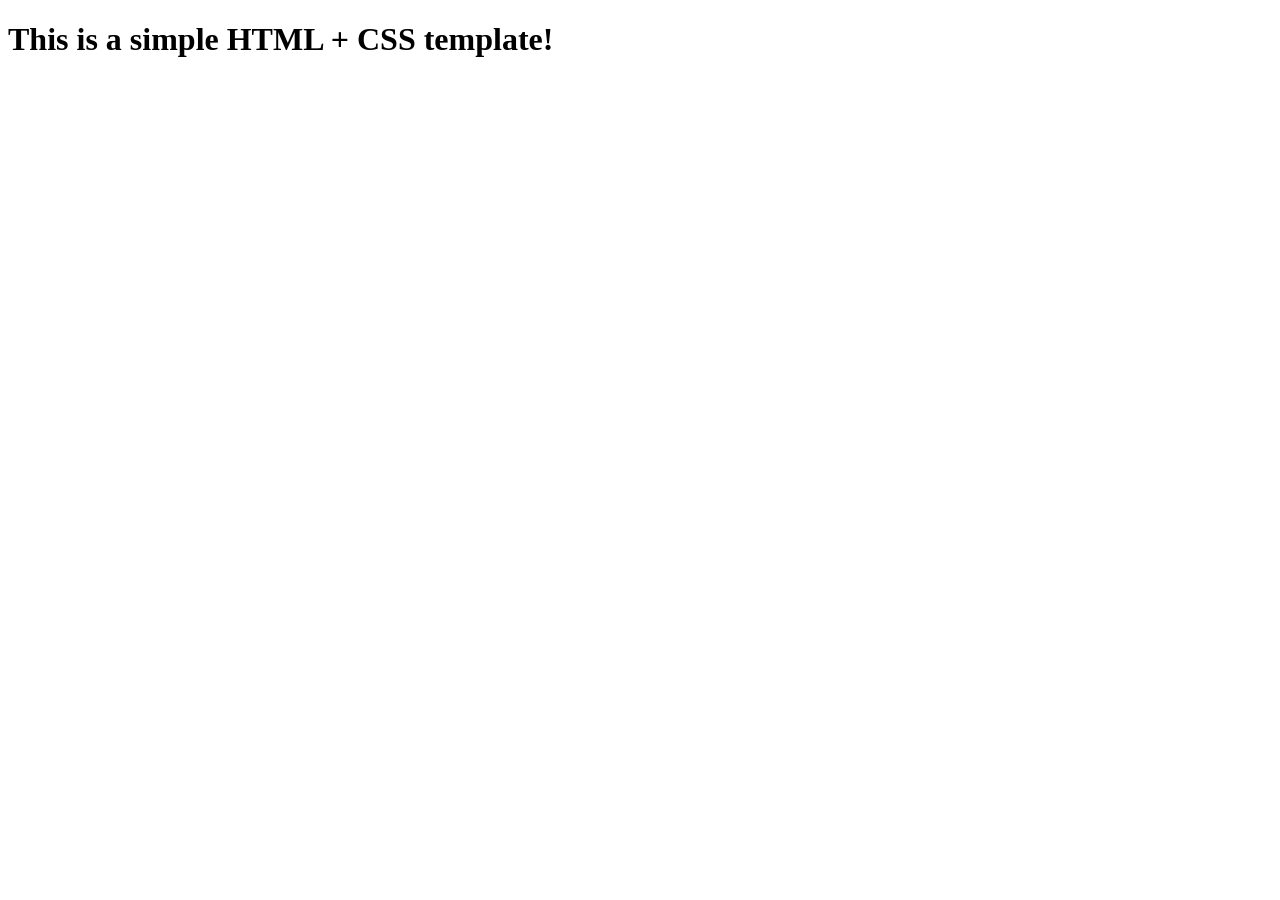
<file: alertas.html>
<!DOCTYPE html>
<html lang="en">
  <head>
    <meta charset="UTF-8" />
    <meta name="viewport" content="width=device-width, initial-scale=1.0" />
    <meta http-equiv="X-UA-Compatible" content="ie=edge" />
    <title>HTML + CSS</title>
    <link rel="stylesheet" href="styles.css" />
  </head>
  <body>
    <h1>This is a simple HTML + CSS template!</h1>
  </body>
</html>
</file>
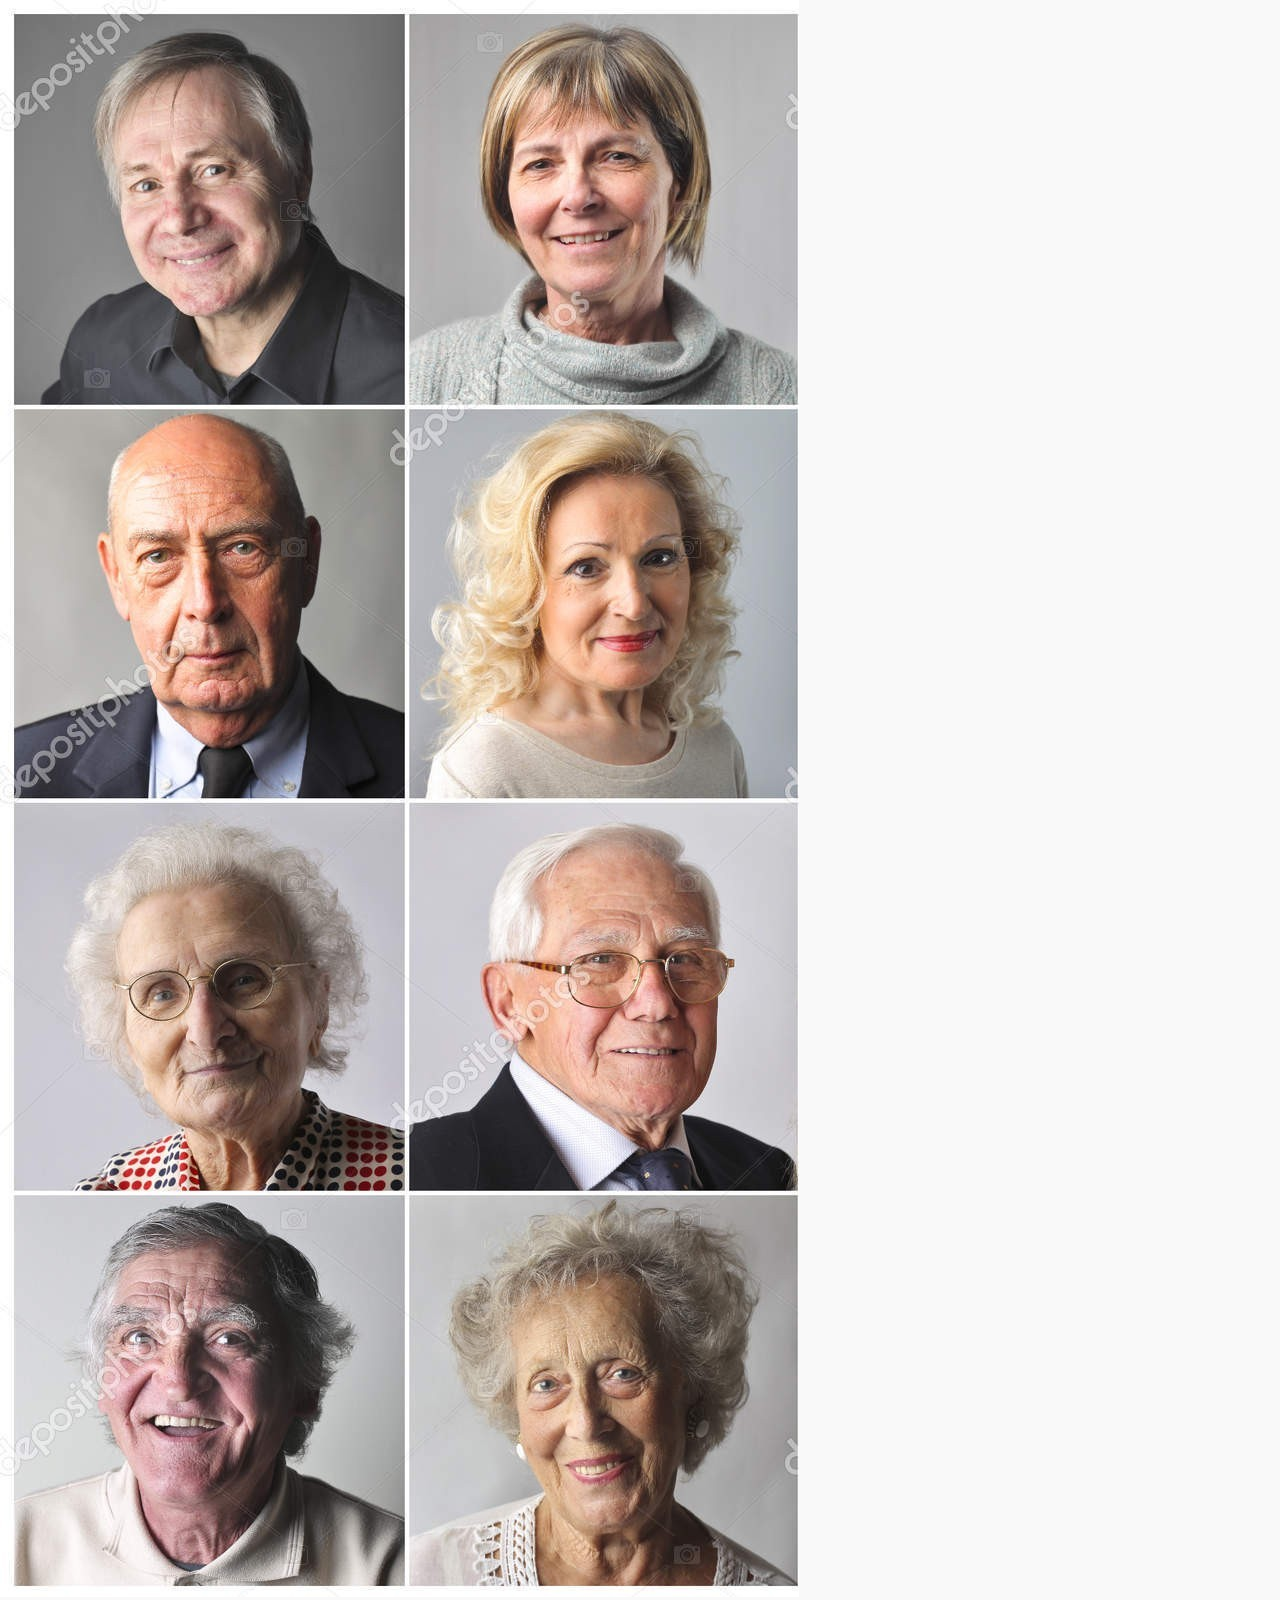
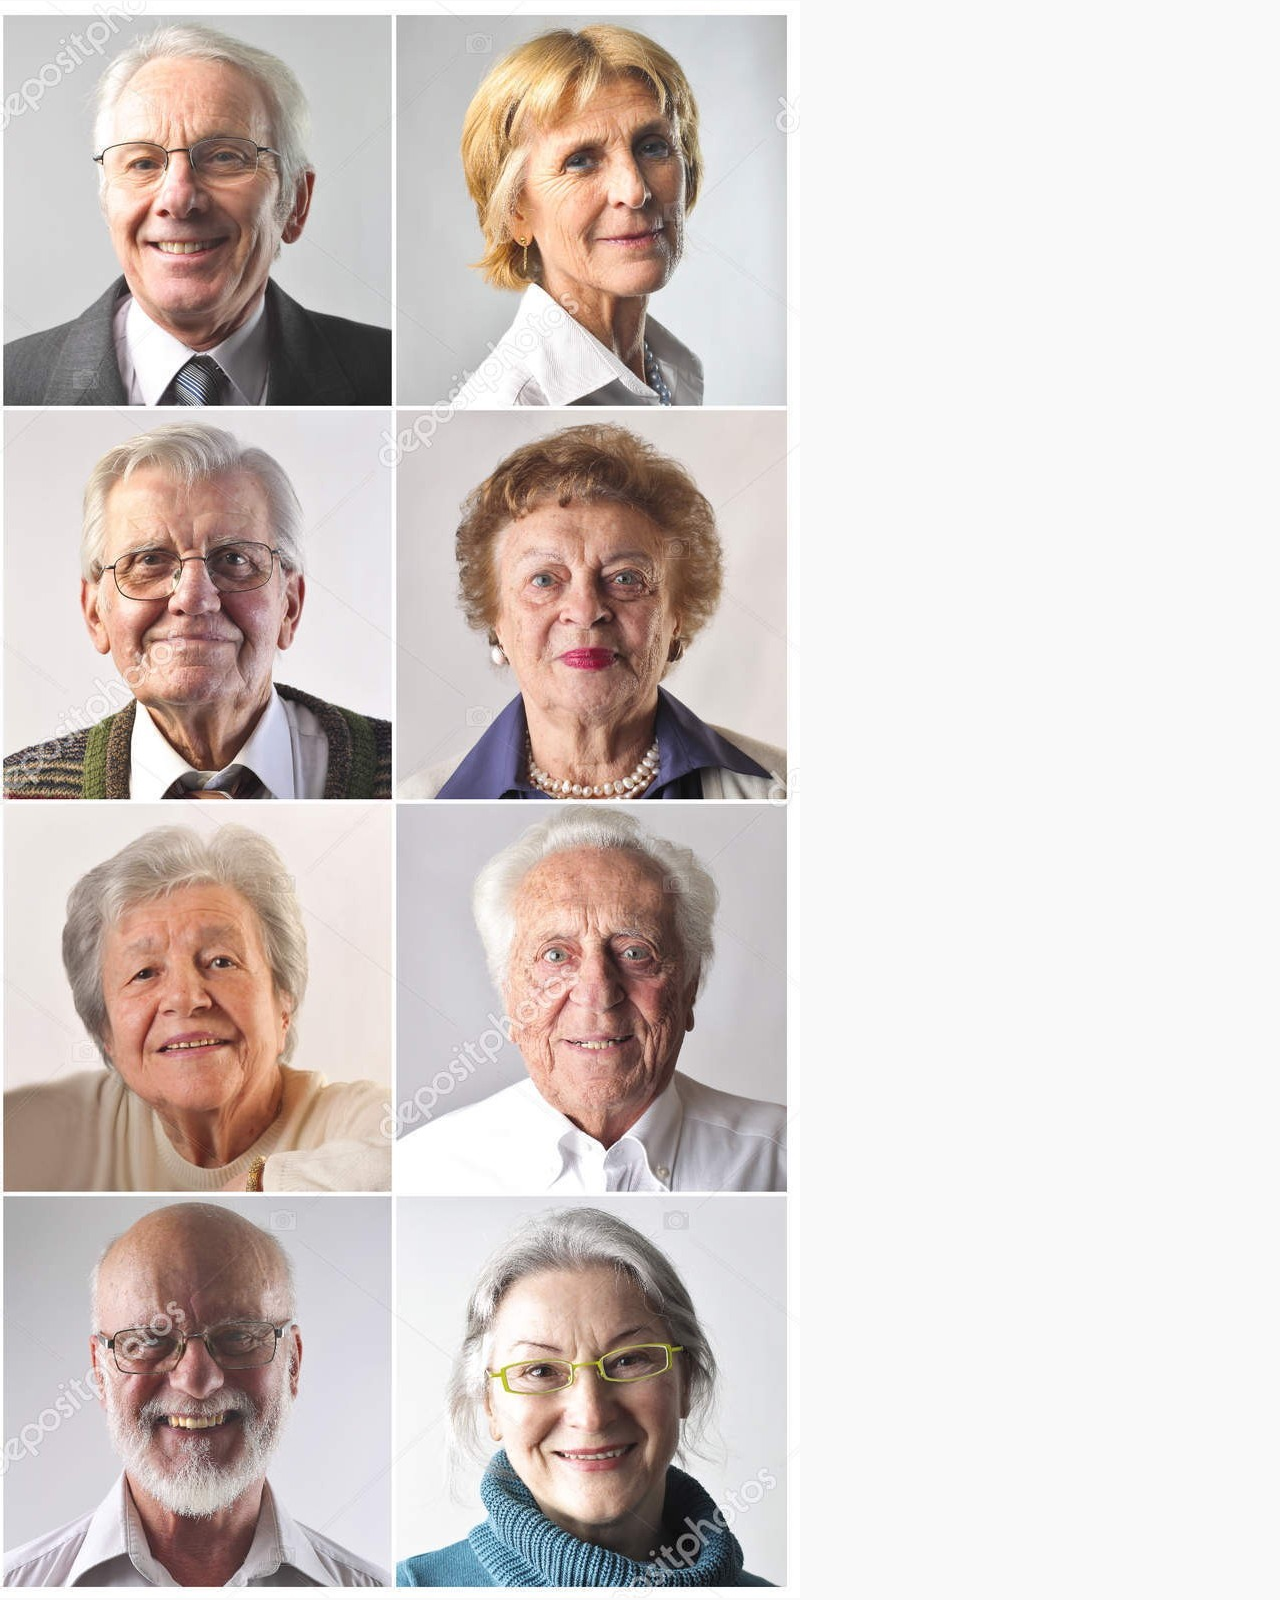
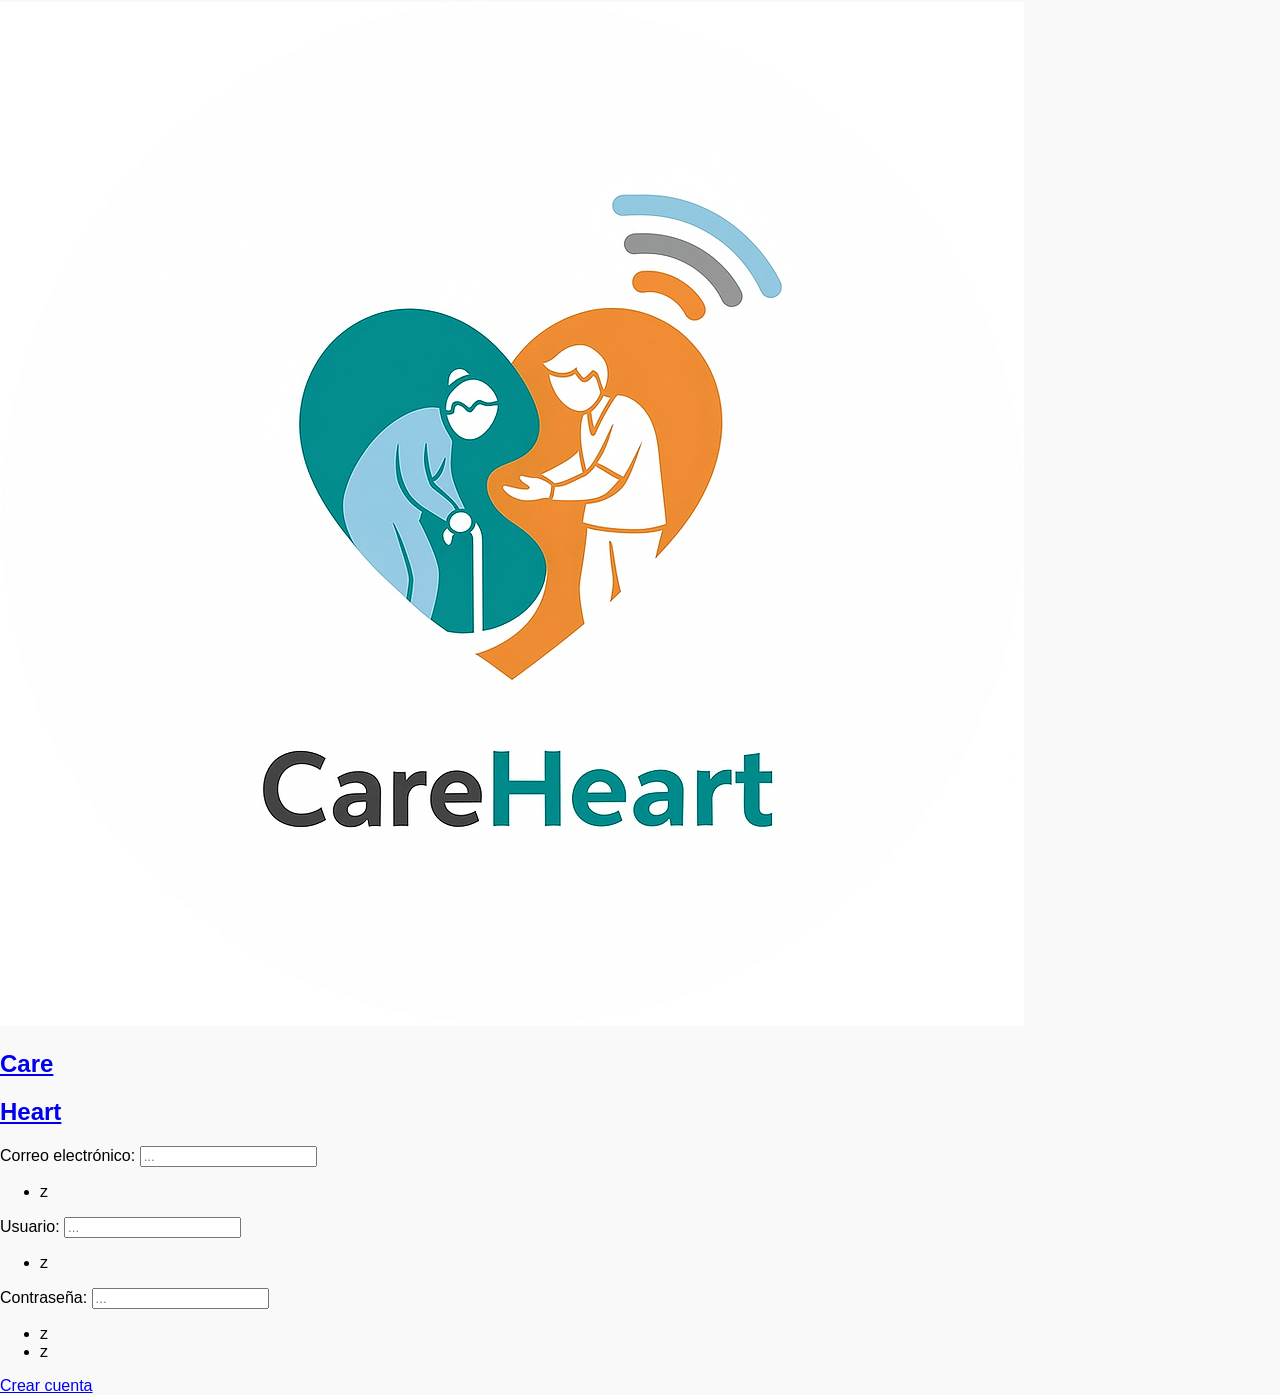
<file: registrarse (1).html>
<!DOCTYPE html>
<html lang="en">
  <head>
    <meta charset="UTF-8" />
    <meta name="viewport" content="width=device-width, initial-scale=1.0" />
    <meta http-equiv="X-UA-Compatible" content="ie=edge" />
    <title>HTML + CSS</title>
    <link rel="stylesheet" href="public/assets/styles/estilos-inicio.css" />
  </head>
  <body>
    <!-- -->
    <div class="contenedor-general">
      <!--Imagenes de los viejos-->
      <div class="primera-mitad">
        <img
          height=""
          width=""
          src="public/assets/images/AncianosVarios_1eraMitad.jpg"
          alt="Test"
        />
      </div>
      <div class="segunda-mitad">
        <img
          height=""
          width=""
          src="public/assets/images/AncianosVarios_2daMitad.jpg"
          alt="Test"
        />
      </div>
      <!--Fin de los viejos-->
      <!--Logo-->
      <a href="index.html" class="logo">
        <img
          height=""
          width=""
          src="public/assets/images/logo careheart.png"
          alt="Test"
        />
        <h2>Care</h2>
        <h2 class="text-logo-color">Heart</h2>
      </a>
    </div>
    <!-- -->
    <div class="campo-central">
      <!--Caja de texto-->
      <label for="nombre">Correo electrónico: </label>
      <input
        class="espacio-de-texto"
        type="text"
        id="nombre"
        name="nombre"
        placeholder="..."
      />
      <ul>
        <li>z</li>
      </ul>
      <label for="nombre">Usuario: </label>
      <input type="text" id="nombre" name="nombre" placeholder="..." />
      <ul>
        <li>z</li>
      </ul>
      <label for="nombre">Contraseña: </label>
      <input type="text" id="nombre" name="nombre" placeholder="..." />
      <ul>
        <li>z</li>
        <li>z</li>
      </ul>
      <a href="index.html" class="boton">Crear cuenta</a>
    </div>
    <!-- -->
  </body>
</html>
</file>
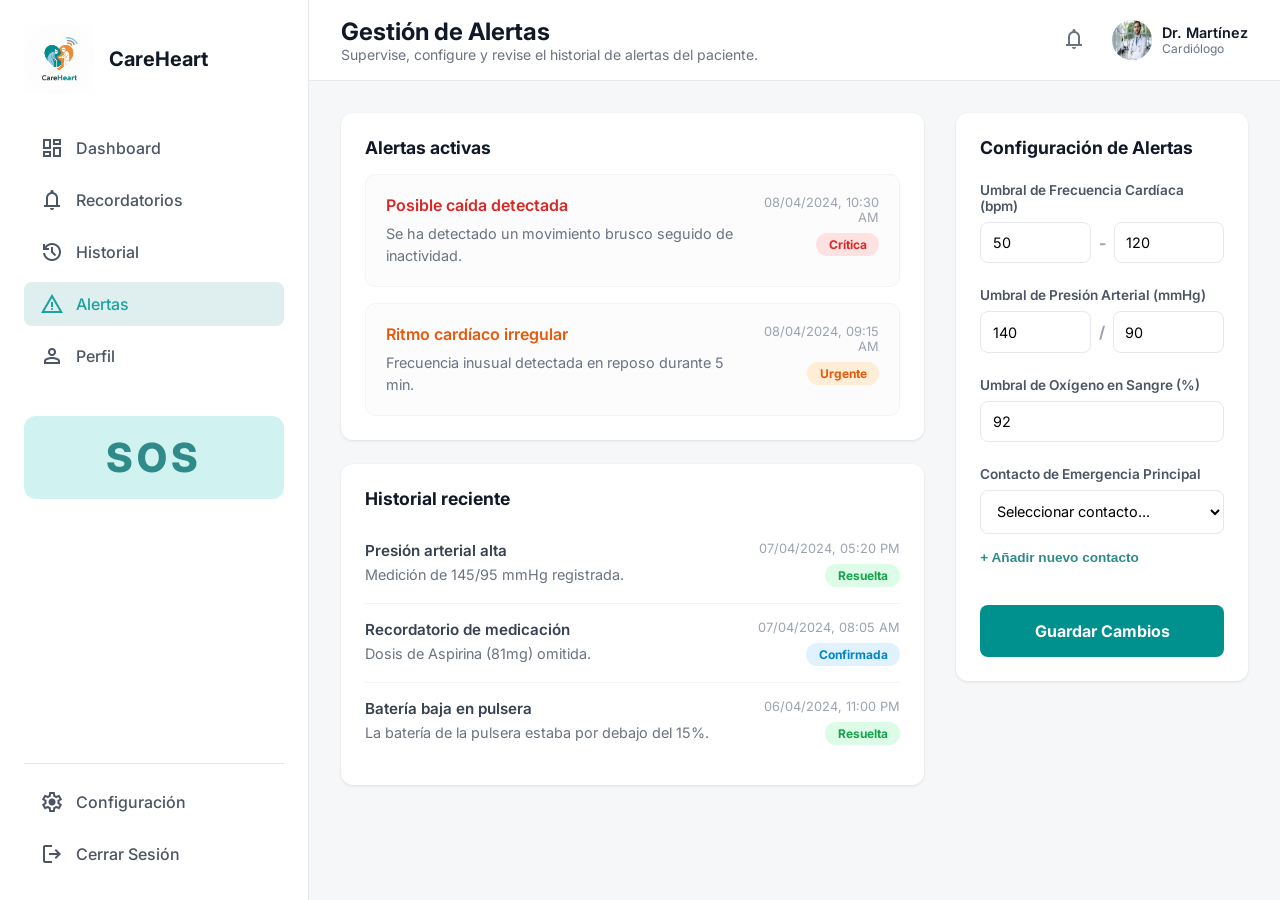
<file: public/alertas.html>
<!DOCTYPE html>
<html lang="es">
  <head>
    <meta charset="UTF-8" />
    <meta name="viewport" content="width=device-width, initial-scale=1.0" />
    <title>Gestión de Alertas - VitalCare</title>

    <link
      href="https://fonts.googleapis.com/css2?family=Inter:wght@400;500;600;700&display=swap"
      rel="stylesheet"
    />
    <link
      href="https://fonts.googleapis.com/css2?family=Material+Symbols+Outlined"
      rel="stylesheet"
    />
    
    <!-- 1. CARGAR ESTILOS GENERALES (Menú, Header, Layout) -->
    <link rel="stylesheet" href="assets/styles/dashboard.css" />
    <!-- 2. CARGAR ESTILOS ESPECÍFICOS (Solo para esta página) -->
    <link rel="stylesheet" href="assets/styles/alertas.css" />
  </head>
  <body>
    <div class="contenedor-principal">
      <!-- BARRA LATERAL -->
      <aside class="barra-lateral">
        <div class="logo-container">
          <img src="assets/images/logo careheart.png" alt="Logo CareHeart" class="logo-dashboard">
          <h1>CareHeart</h1>
        </div>

        <nav class="menu-navegacion">
          <a href="dashboard.html" class="enlace-menu">
            <span class="material-symbols-outlined">dashboard</span>
            Dashboard
          </a>
          <a href="recordatorio.html" class="enlace-menu">
            <span class="material-symbols-outlined">notifications</span>
            Recordatorios
          </a>
          <a href="historial.html" class="enlace-menu">
            <span class="material-symbols-outlined">history</span>
            Historial
          </a>
          <!-- Link Activo -->
          <a href="alertas.html" class="enlace-menu activo">
            <span class="material-symbols-outlined">warning</span>
            Alertas
          </a>
          <a href="perfil.html" class="enlace-menu">
            <span class="material-symbols-outlined">person</span>
            Perfil
          </a>

          <a href="SOS.html" class="boton-sos">SOS</a>
        </nav>

        <div class="menu-inferior">
          <a href="configuracion.html" class="enlace-menu">
            <span class="material-symbols-outlined">settings</span>
            Configuración
          </a>
          <a href=".inicio-de-sesion.html" class="enlace-menu">
            <span class="material-symbols-outlined">logout</span>
            Cerrar Sesión
          </a>
        </div>
      </aside>

      <!-- PANEL DERECHO -->
      <div class="panel-derecho">
        <!-- HEADER -->
        <header class="encabezado">
          <button id="btn-menu-mobile" class="btn-menu-mobile">
                    <span class="material-symbols-outlined">menu</span>
                </button>
          <div class="titulo-seccion">
            <h2>Gestión de Alertas</h2>
            <p>
              Supervise, configure y revise el historial de alertas del paciente.
            </p>
          </div>
          <div class="perfil-usuario">
            <button class="btn-notificacion">
              <span class="material-symbols-outlined">notifications</span>
            </button>
            <div class="info-doctor" onclick="window.location.href='perfil-doctor.html'" style="cursor: pointer;">
                        <img src="assets/images/doctor.jpg" alt="Doctor" class="avatar">
                        <div>
                            <p class="nombre-doc">Dr. Martínez</p>
                            <p class="rol-doc">Cardiólogo</p>
                        </div>
                    </div>
          </div>
        </header>

        <!-- CONTENIDO ALERTAS -->
        <main class="contenido-scroll">
          <div class="grid-alertas">
            <!-- COLUMNA IZQUIERDA: LISTAS DE ALERTAS -->
            <div class="columna-alertas">
              <!-- BLOQUE 1: Alertas Críticas -->
              <section class="tarjeta bloque-alertas">
                <div class="cabecera-bloque-alertas">
                  <h3>Alertas activas</h3>
                </div>

                <div class="lista-alertas-grandes">
                  <article class="alerta-grande">
                    <div class="alerta-contenido">
                      <h4 class="titulo-alerta rojo">
                        Posible caída detectada
                      </h4>
                      <p class="descripcion-alerta">
                        Se ha detectado un movimiento brusco seguido de inactividad.
                      </p>
                    </div>
                    <div class="alerta-meta">
                      <p class="alerta-fecha">08/04/2024, 10:30 AM</p>
                      <span class="badge badge-critica">Crítica</span>
                    </div>
                  </article>

                  <article class="alerta-grande">
                    <div class="alerta-contenido">
                      <h4 class="titulo-alerta naranja">
                        Ritmo cardíaco irregular
                      </h4>
                      <p class="descripcion-alerta">
                        Frecuencia inusual detectada en reposo durante 5 min.
                      </p>
                    </div>
                    <div class="alerta-meta">
                      <p class="alerta-fecha">08/04/2024, 09:15 AM</p>
                      <span class="badge badge-urgente">Urgente</span>
                    </div>
                  </article>
                </div>
              </section>

              <!-- BLOQUE 2: Historial Reciente -->
              <section class="tarjeta bloque-alertas">
                <div class="cabecera-bloque-alertas">
                  <h3>Historial reciente</h3>
                </div>

                <ul class="lista-alertas-pequenas">
                  <li class="alerta-pequena">
                    <div>
                      <h4 class="titulo-alerta gris">Presión arterial alta</h4>
                      <p class="descripcion-alerta">
                        Medición de 145/95 mmHg registrada.
                      </p>
                    </div>
                    <div class="alerta-meta">
                      <p class="alerta-fecha">07/04/2024, 05:20 PM</p>
                      <span class="badge badge-resuelta">Resuelta</span>
                    </div>
                  </li>

                  <li class="alerta-pequena">
                    <div>
                      <h4 class="titulo-alerta gris">
                        Recordatorio de medicación
                      </h4>
                      <p class="descripcion-alerta">
                        Dosis de Aspirina (81mg) omitida.
                      </p>
                    </div>
                    <div class="alerta-meta">
                      <p class="alerta-fecha">07/04/2024, 08:05 AM</p>
                      <span class="badge badge-confirmada">Confirmada</span>
                    </div>
                  </li>

                  <li class="alerta-pequena">
                    <div>
                      <h4 class="titulo-alerta gris">
                        Batería baja en pulsera
                      </h4>
                      <p class="descripcion-alerta">
                        La batería de la pulsera estaba por debajo del 15%.
                      </p>
                    </div>
                    <div class="alerta-meta">
                      <p class="alerta-fecha">06/04/2024, 11:00 PM</p>
                      <span class="badge badge-resuelta">Resuelta</span>
                    </div>
                  </li>
                </ul>
              </section>
            </div>

            <!-- COLUMNA DERECHA: CONFIGURACIÓN -->
            <aside class="columna-config-alertas">
                <section class="tarjeta panel-config-alertas">
                  <h3>Configuración de Alertas</h3>

                  <div class="grupo-campos">
                    <label>Umbral de Frecuencia Cardíaca (bpm)</label>
                    <div class="campo-doble">
                      <input type="number" id="input-fc-min" placeholder="Min (50)" value="50" />
                      <span class="separador-campo">-</span>
                      <input type="number" id="input-fc-max" placeholder="Max (120)" value="120" />
                    </div>
                  </div>

                  <div class="grupo-campos">
                    <label>Umbral de Presión Arterial (mmHg)</label>
                    <div class="campo-doble">
                      <input type="number" id="input-pa-sis" placeholder="Sist (140)" value="140" />
                      <span class="separador-campo">/</span>
                      <input type="number" id="input-pa-dia" placeholder="Diast (90)" value="90" />
                    </div>
                  </div>

                  <div class="grupo-campos">
                    <label>Umbral de Oxígeno en Sangre (%)</label>
                    <input type="number" id="input-spo2" placeholder="Min (92)" value="92" />
                  </div>

                  <div class="grupo-campos">
                    <label>Contacto de Emergencia Principal</label>
                    <select id="select-contacto">
                      <option value="">Seleccionar contacto...</option>
                    </select>
                    <button class="btn-link" id="btn-add-contact-alert">+ Añadir nuevo contacto</button>
                  </div>

                  <button class="btn-primario ancho-completo" id="btn-save-alerts">
                    Guardar Cambios
                  </button>
                </section>
              </aside>
          </div>
        </main>
      </div>
    </div>
    <script src="assets/scripts/menu-responsive.js"></script>
    <script src="assets/scripts/alertas.js"></script>
<script src="assets/scripts/notificaciones.js"></script>

  </body>
</html>
</file>
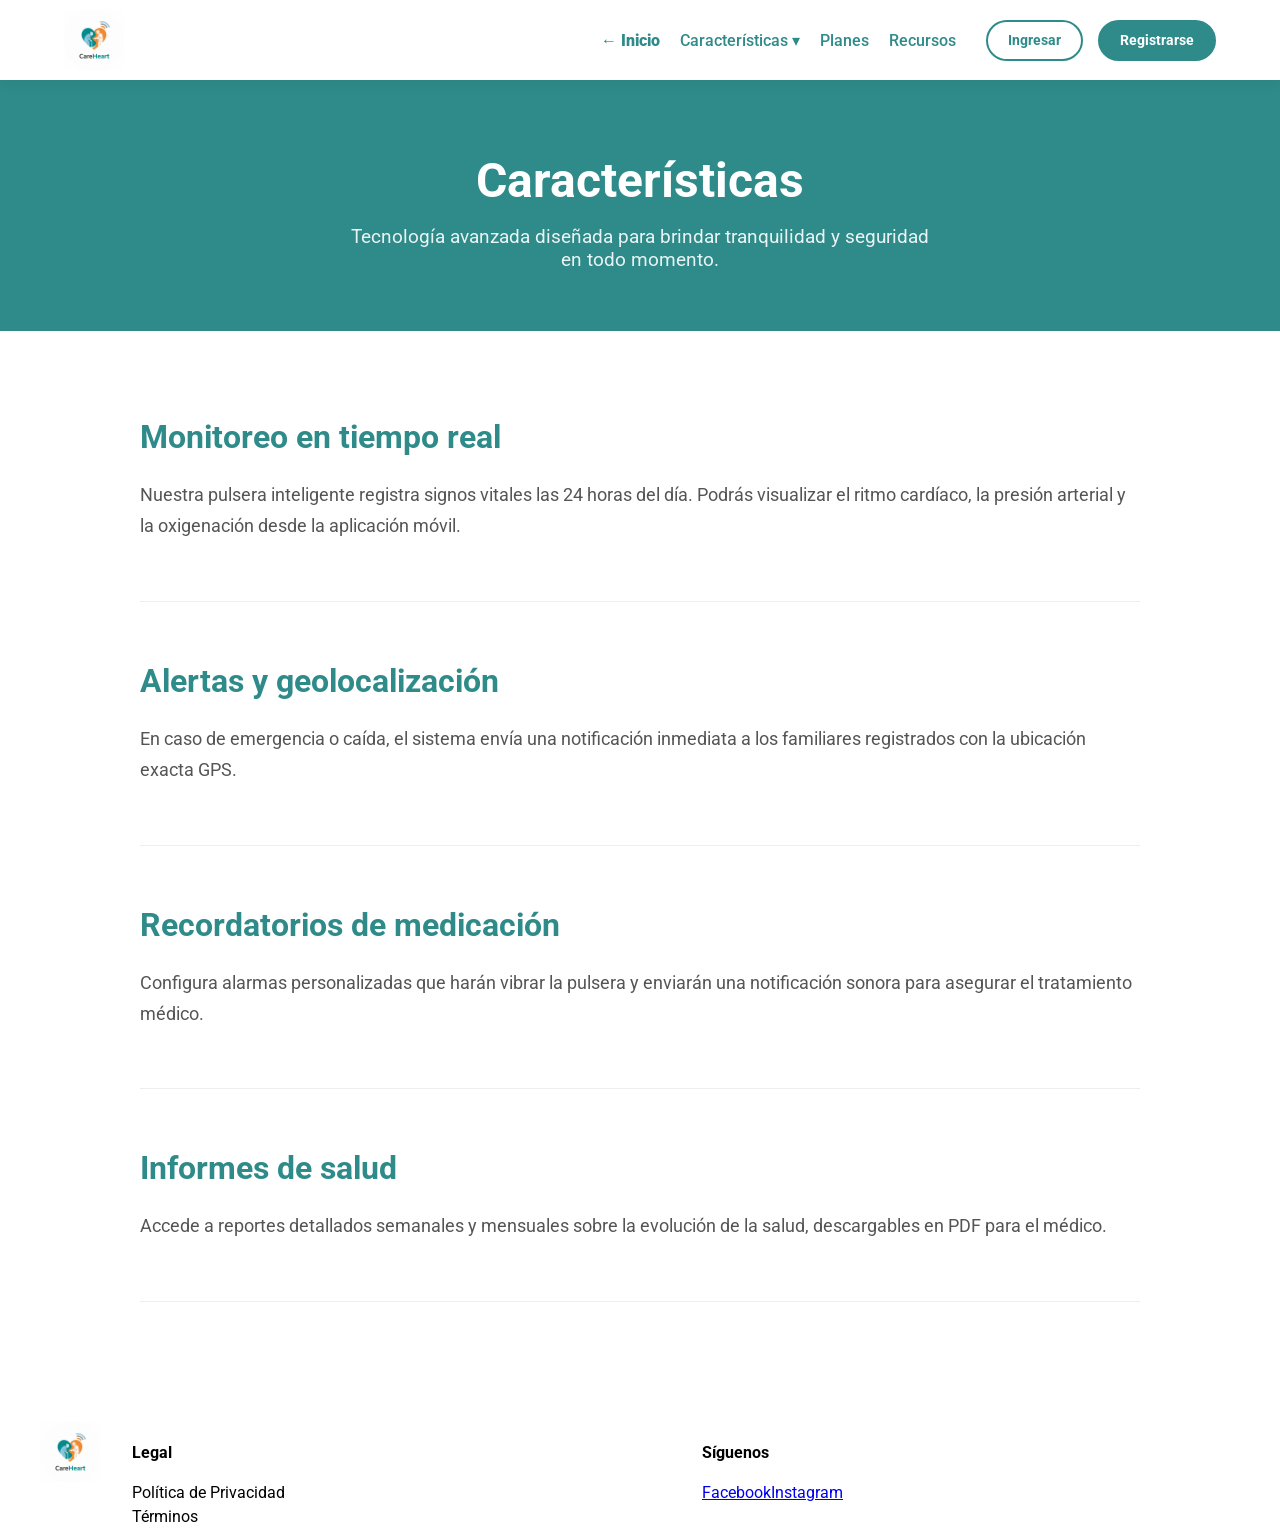
<file: public/caracteristicas.html>
<!DOCTYPE html>
<html lang="es">
<head>
  <meta charset="UTF-8">
  <meta name="viewport" content="width=device-width, initial-scale=1.0">
  <title>Características - CareHeart</title>
  <link href="https://fonts.googleapis.com/css2?family=Roboto:wght@400;500;700&display=swap" rel="stylesheet">
  <link rel="stylesheet" href="assets/styles/styles.css">
  <link rel="stylesheet" href="assets/styles/pie.css">
</head>
<body>
  
  <nav class="Top-hearder">
      <a href="../index.html" class="logo"><img src="assets/images/logo careheart.png" alt="Logo"></a>
      <button class="hamburger" id="hamburger"><span></span><span></span><span></span></button>
      
      <div class="nav-menu" id="nav-menu">
         <ul class="Menu-horizontal">
            <li><a href="../index.html" style="font-weight: 900;">← Inicio</a></li>

            <li>
              <a href="caracteristicas.html">Características ▾</a>
              <ul class="Menu-vertical">
                <li><a href="caracteristicas.html#monitoreo">Monitoreo en tiempo real</a></li>
                <li><a href="caracteristicas.html#alertas">Alertas y geolocalización</a></li>
                <li><a href="caracteristicas.html#recordatorios">Recordatorios</a></li>
                <li><a href="caracteristicas.html#informes">Informes de salud</a></li>
              </ul>
            </li>
            <li><a href="planes.html">Planes</a></li>
            <li><a href="recursos.html">Recursos</a></li>
         </ul>

         <div class="botones-login">
            <a href="inicio-de-sesion.html" class="btn-ingresar">Ingresar</a>
            <a href="registrarse.html" class="btn-registrarse">Registrarse</a>
         </div>
      </div>
  </nav>

  <header class="header-interno">
    <h1>Características</h1>
    <p>Tecnología avanzada diseñada para brindar tranquilidad y seguridad en todo momento.</p>
  </header>

  <main class="contenedor-interno">
    <div id="monitoreo" class="seccion-detalle">
      <h2>Monitoreo en tiempo real</h2>
      <p>Nuestra pulsera inteligente registra signos vitales las 24 horas del día. Podrás visualizar el ritmo cardíaco, la presión arterial y la oxigenación desde la aplicación móvil.</p>
    </div>
    <div id="alertas" class="seccion-detalle">
      <h2>Alertas y geolocalización</h2>
      <p>En caso de emergencia o caída, el sistema envía una notificación inmediata a los familiares registrados con la ubicación exacta GPS.</p>
    </div>
    <div id="recordatorios" class="seccion-detalle">
      <h2>Recordatorios de medicación</h2>
      <p>Configura alarmas personalizadas que harán vibrar la pulsera y enviarán una notificación sonora para asegurar el tratamiento médico.</p>
    </div>
    <div id="informes" class="seccion-detalle">
      <h2>Informes de salud</h2>
      <p>Accede a reportes detallados semanales y mensuales sobre la evolución de la salud, descargables en PDF para el médico.</p>
    </div>
  </main>

  <section class="seccion-pie">
    <footer class="footer-container">
      <a href="../index.html" class="logo"><img height="80" width="80" src="assets/images/logo careheart.png" alt="Logo Footer" /></a>
      <div class="footer-links"><h4>Legal</h4><a href="#">Política de Privacidad</a><a href="#">Términos</a></div>
      <div class="footer-social"><h4>Síguenos</h4><a href="#">Facebook</a><a href="#">Instagram</a></div>
    </footer>
  </section> 
  
  <script>
      const hamburger = document.getElementById('hamburger');
      const navMenu = document.getElementById('nav-menu');
      hamburger.addEventListener('click', () => {
        hamburger.classList.toggle('active');
        navMenu.classList.toggle('active');
      });
  </script>
</body>

</html>
</file>
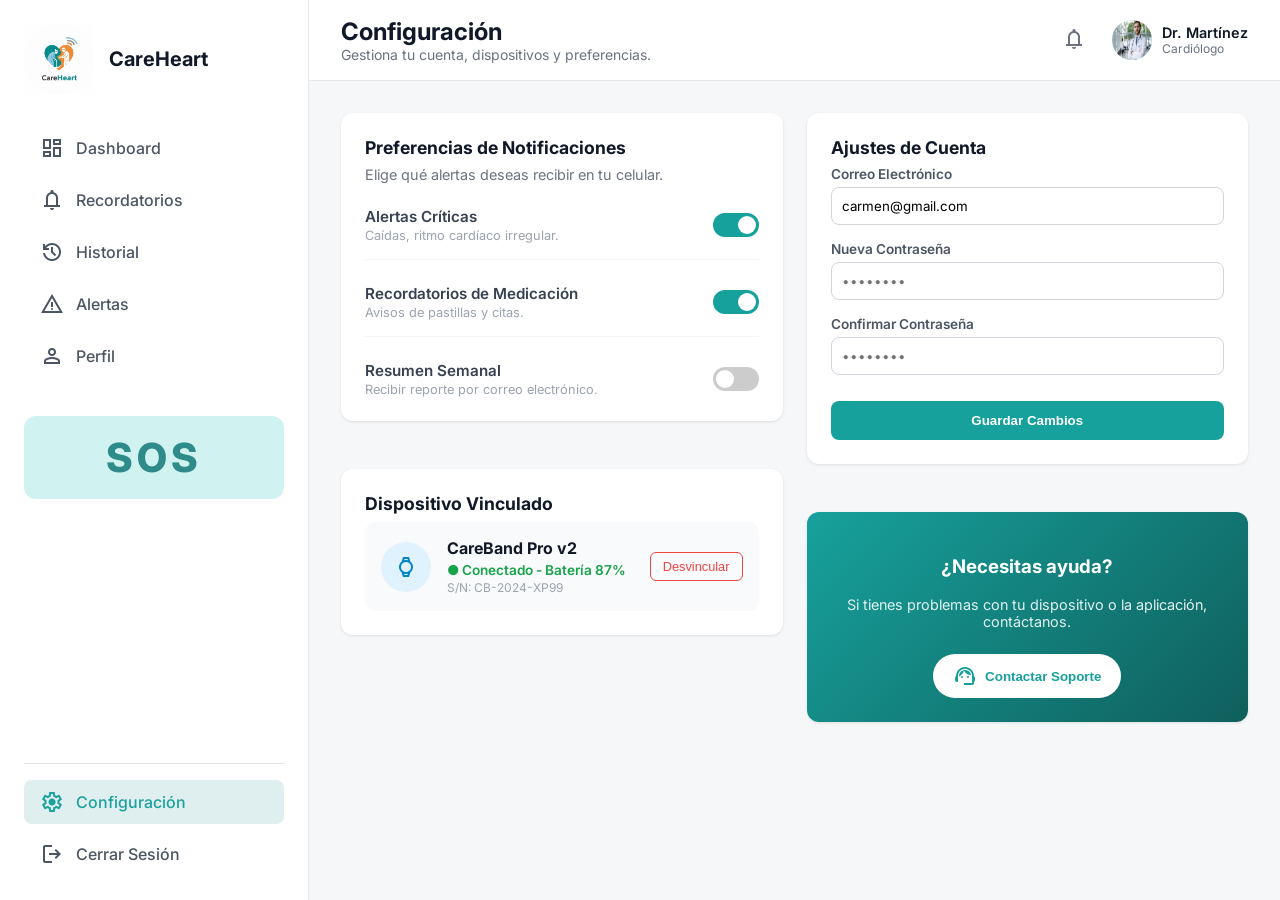
<file: public/configuracion.html>
<!DOCTYPE html>
<html lang="es">
<head>
    <meta charset="UTF-8">
    <meta name="viewport" content="width=device-width, initial-scale=1.0">
    <title>Configuración - CareHeart</title>
    
    <link href="https://fonts.googleapis.com/css2?family=Inter:wght@400;500;600;700&display=swap" rel="stylesheet">
    <link href="https://fonts.googleapis.com/css2?family=Material+Symbols+Outlined" rel="stylesheet"/>

    <link rel="stylesheet" href="assets/styles/dashboard.css">
    <link rel="stylesheet" href="assets/styles/configuracion.css">
</head>
<body>
    <div class="contenedor-principal">
        
        <aside class="barra-lateral">
            <div class="logo-container">
              <img src="assets/images/logo careheart.png" alt="Logo CareHeart" class="logo-dashboard">
              <h1>CareHeart</h1>
            </div>
    
            <nav class="menu-navegacion">
              <a href="dashboard.html" class="enlace-menu">
                <span class="material-symbols-outlined">dashboard</span>
                Dashboard
              </a>
              <a href="recordatorio.html" class="enlace-menu">
                <span class="material-symbols-outlined">notifications</span>
                Recordatorios
              </a>
              <a href="historial.html" class="enlace-menu">
                <span class="material-symbols-outlined">history</span>
                Historial
              </a>
              <a href="alertas.html" class="enlace-menu">
                <span class="material-symbols-outlined">warning</span>
                Alertas
              </a>
              <a href="perfil.html" class="enlace-menu">
                <span class="material-symbols-outlined">person</span>
                Perfil
              </a>
              <a href="SOS.html" class="boton-sos">SOS</a>
            </nav>
    
            <div class="menu-inferior">
              <a href="configuracion.html" class="enlace-menu activo">
                <span class="material-symbols-outlined">settings</span>
                Configuración
              </a>
              <a href="inicio-de-sesion.html" class="enlace-menu">
                <span class="material-symbols-outlined">logout</span>
                Cerrar Sesión
              </a>
            </div>
        </aside>

        <div class="panel-derecho">
            <header class="encabezado">
                <button id="btn-menu-mobile" class="btn-menu-mobile">
                    <span class="material-symbols-outlined">menu</span>
                </button>
                <div class="titulo-seccion">
                    <h2>Configuración</h2>
                    <p>Gestiona tu cuenta, dispositivos y preferencias.</p>
                </div>
                <div class="perfil-usuario">
                    <button class="btn-notificacion"><span class="material-symbols-outlined">notifications</span></button>
                    <div class="info-doctor" onclick="window.location.href='perfil-doctor.html'" style="cursor: pointer;">
                        <img src="assets/images/doctor.jpg" alt="Doctor" class="avatar">
                        <div>
                            <p class="nombre-doc">Dr. Martínez</p>
                            <p class="rol-doc">Cardiólogo</p>
                        </div>
                    </div>
                </div>
            </header>

            <main class="contenido-scroll">
                <div class="layout-config">
                    
                    <div class="columna-config">
                        
                        <div class="tarjeta tarjeta-config">
                            <h3>Preferencias de Notificaciones</h3>
                            <p class="subtexto">Elige qué alertas deseas recibir en tu celular.</p>
                            
                            <div class="lista-switches">
                                <div class="item-switch">
                                    <div class="info-switch">
                                        <span class="titulo-switch">Alertas Críticas</span>
                                        <span class="desc-switch">Caídas, ritmo cardíaco irregular.</span>
                                    </div>
                                    <label class="switch">
                                        <input type="checkbox" id="check-alertas" checked>
                                        <span class="slider round"></span>
                                    </label>
                                </div>

                                <div class="item-switch">
                                    <div class="info-switch">
                                        <span class="titulo-switch">Recordatorios de Medicación</span>
                                        <span class="desc-switch">Avisos de pastillas y citas.</span>
                                    </div>
                                    <label class="switch">
                                        <input type="checkbox" id="check-recordatorios" checked>
                                        <span class="slider round"></span>
                                    </label>
                                </div>

                                <div class="item-switch">
                                    <div class="info-switch">
                                        <span class="titulo-switch">Resumen Semanal</span>
                                        <span class="desc-switch">Recibir reporte por correo electrónico.</span>
                                    </div>
                                    <label class="switch">
                                        <input type="checkbox" id="check-resumen">
                                        <span class="slider round"></span>
                                    </label>
                                </div>
                            </div>
                        </div>

                        <d  iv class="tarjeta tarjeta-config">
                            <h3>Dispositivo Vinculado</h3>
                            <div class="info-dispositivo" id="contenedor-dispositivo">
                                <div class="cargando-placeholder">Cargando estado del dispositivo...</div>
                            </div>
                        </d>

                    </div>

                    <div class="columna-config">
                        
                        <div class="tarjeta tarjeta-config">
                            <h3>Ajustes de Cuenta</h3>
                            <form class="form-cuenta" id="form-config">
                                <div class="campo">
                                    <label>Correo Electrónico</label>
                                    <input type="email" id="input-email" value="carmen@gmail.com">
                                </div>
                                <div class="campo">
                                    <label>Nueva Contraseña</label>
                                    <input type="password" placeholder="••••••••">
                                </div>
                                <div class="campo">
                                    <label>Confirmar Contraseña</label>
                                    <input type="password" placeholder="••••••••">
                                </div>
                                
                                <div class="acciones-form">
                                    <button type="submit" class="btn-guardar">Guardar Cambios</button>
                                </div>
                            </form>
                        </div>

                        <div class="tarjeta tarjeta-soporte">
                            <h3>¿Necesitas ayuda?</h3>
                            <p>Si tienes problemas con tu dispositivo o la aplicación, contáctanos.</p>
                            <button class="btn-soporte" id="btn-abrir-soporte"> <span class="material-symbols-outlined">support_agent</span> Contactar Soporte
</button>
                        </div>

                    </div>

                </div>
            </main>
        </div>
    </div>
<div id="modal-soporte" class="modal-overlay hidden">
    <div class="modal-content">
        <div class="modal-header">
            <h3>Centro de Ayuda CareHeart</h3>
            <button class="btn-cerrar-modal" id="btn-cerrar-modal">
                <span class="material-symbols-outlined">close</span>
            </button>
        </div>
        
        <p class="modal-desc">Estamos aquí para ayudarte. Elige una opción:</p>
        
        <div class="grid-opciones-soporte">
            <a href="tel:+51999999999" class="opcion-soporte">
                <div class="icono-opcion verde">
                    <span class="material-symbols-outlined">call</span>
                </div>
                <span>Llamar</span>
            </a>

            <a href="mailto:soporte@careheart.com" class="opcion-soporte">
                <div class="icono-opcion azul">
                    <span class="material-symbols-outlined">mail</span>
                </div>
                <span>Correo</span>
            </a>

            <div class="opcion-soporte" id="btn-iniciar-chat">
                <div class="icono-opcion naranja">
                    <span class="material-symbols-outlined">chat</span>
                </div>
                <span>Chat en Vivo</span>
            </div>
        </div>

        <div id="area-chat-simulado" class="hidden">
            <div class="chat-status">
                <span class="loader-dots"></span> Conectando con un agente...
            </div>
        </div>
    </div>
</div>
    <script src="assets/scripts/configuracion.js"></script>
    <script src="assets/scripts/menu-responsive.js"></script>

</body>
</html>
</file>
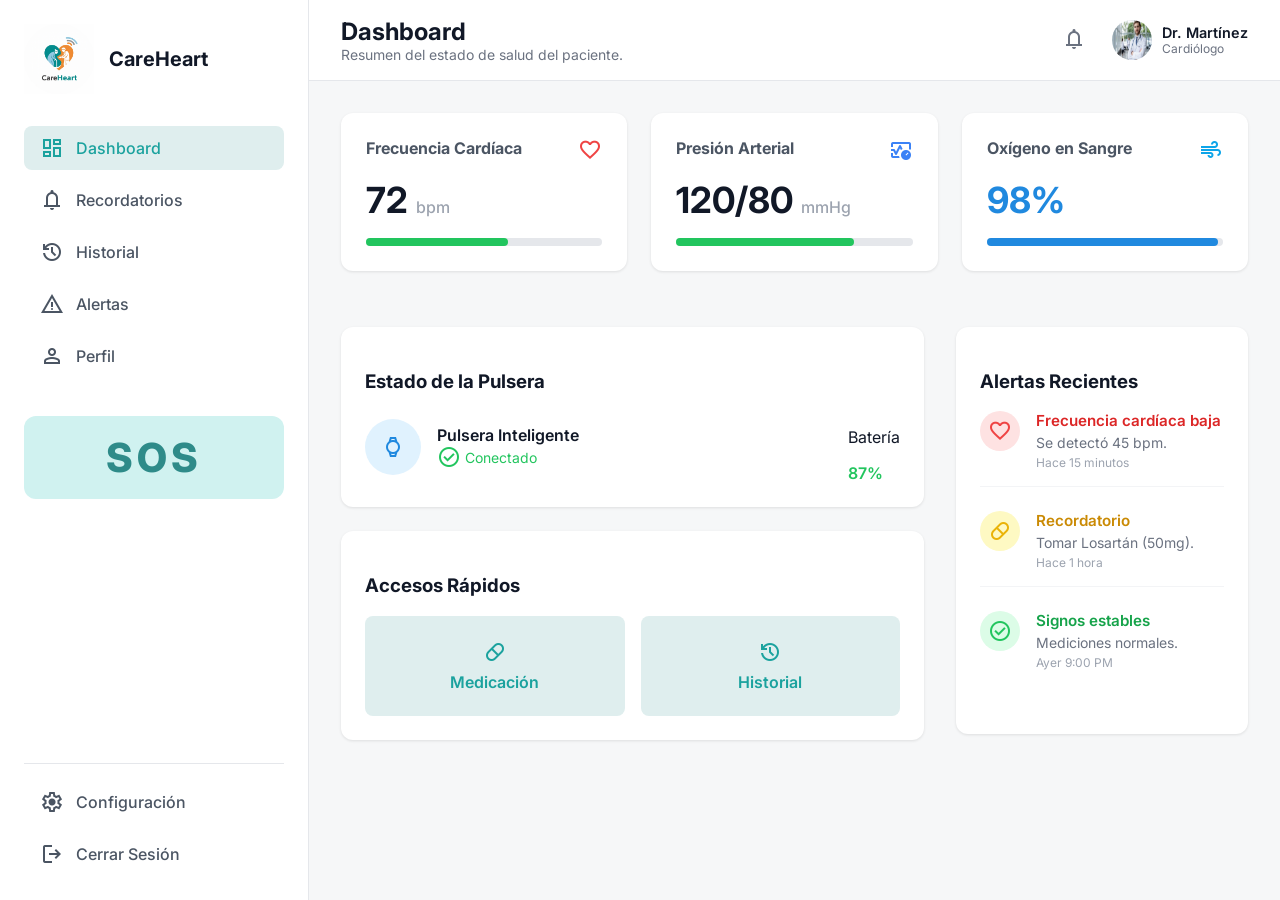
<file: public/dashboard.html>
<!DOCTYPE html>
<html lang="es">
<head>
    <meta charset="UTF-8">
    <meta name="viewport" content="width=device-width, initial-scale=1.0">
    <title>Careheart</title>
    <link href="https://fonts.googleapis.com/css2?family=Inter:wght@400;500;600;700&display=swap" rel="stylesheet">
    <link href="https://fonts.googleapis.com/css2?family=Material+Symbols+Outlined" rel="stylesheet"/>
    <link rel="stylesheet" href="assets/styles/dashboard.css">
</head>
<body>

    <div class="contenedor-principal">
        
        <aside class="barra-lateral">
            <div class="logo-container">
            <img src="assets/images/logo careheart.png" alt="Logo CareHeart" class="logo-dashboard">
            <h1>CareHeart</h1>
            </div>

            <nav class="menu-navegacion">
                <a href="dashboard.html" class="enlace-menu activo">
                    <span class="material-symbols-outlined">dashboard</span>
                    Dashboard
                </a>
                 <a href="recordatorio.html" class="enlace-menu">
                    <span class="material-symbols-outlined">notifications</span>
                    Recordatorios
                </a>
                
                <a href="historial.html" class="enlace-menu">
                    <span class="material-symbols-outlined">history</span>
                    Historial
                </a>
                <a href="alertas.html" class="enlace-menu">
                    <span class="material-symbols-outlined">warning</span>
                    Alertas
                </a>
                <a href="perfil.html" class="enlace-menu">
                    <span class="material-symbols-outlined">person</span>
                    Perfil
                </a>
                <a href="SOS.html" class="boton-sos">
                    SOS
                </a>
            </nav>

            <div class="menu-inferior">
                <a href="configuracion.html" class="enlace-menu">
                    <span class="material-symbols-outlined">settings</span>
                    Configuración
                </a>
                <a href="inicio-de-sesion.html" class="enlace-menu">
                    <span class="material-symbols-outlined">logout</span>
                    Cerrar Sesión
                </a>
            </div>
        </aside>

        <div class="panel-derecho">
            
            <header class="encabezado">
                <button id="btn-menu-mobile" class="btn-menu-mobile">
                    <span class="material-symbols-outlined">menu</span>
                </button>
                <div class="titulo-seccion">
                    <h2>Dashboard</h2>
                    <p>Resumen del estado de salud del paciente.</p>
                </div>
                <div class="perfil-usuario">
                    <button class="btn-notificacion">
                        <span class="material-symbols-outlined">notifications</span>
                    </button>
                    <div class="info-doctor" onclick="window.location.href='perfil-doctor.html'" style="cursor: pointer;">
                        <img src="assets/images/doctor.jpg" alt="Doctor" class="avatar">
                        <div>
                            <p class="nombre-doc">Dr. Martínez</p>
                            <p class="rol-doc">Cardiólogo</p>
                        </div>
                    </div>
                </div>
            </header>

            <main class="contenido-scroll">
                
                        <section class="grid-signos">
                            <div class="tarjeta tarjeta-signo tarjeta-interactiva" onclick="window.location.href='Ritmo cardiaco.html'">
                                <div class="tarjeta-header">
                                    <h3>Frecuencia Cardíaca</h3>
                                    <span class="material-symbols-outlined color-rojo">favorite</span>
                                </div>
                                <p class="dato-grande">72 <span>bpm</span></p>
                                <div class="barra-progreso">
                                    <div class="progreso p-60"></div>
                                </div>
                            </div>

                            <div class="tarjeta tarjeta-signo tarjeta-interactiva" onclick="window.location.href='presion.html'">
                                <div class="tarjeta-header">
                                    <h3>Presión Arterial</h3>
                                    <span class="material-symbols-outlined color-azul">blood_pressure</span>
                                </div>
                                <p class="dato-grande">120/80 <span>mmHg</span></p>
                                <div class="barra-progreso">
                                    <div class="progreso p-75"></div>
                                </div>
                            </div>

                            <div class="tarjeta tarjeta-signo tarjeta-interactiva" onclick="window.location.href='oxigeno.html'">
                                <div class="tarjeta-header">
                                    <h3>Oxígeno en Sangre</h3>
                                    <span class="material-symbols-outlined color-celeste">air</span>
                                </div>
                                <p class="dato-grande texto-azul">98%</p>
                                <div class="barra-progreso">
                                    <div class="progreso p-98"></div>
                                </div>
                            </div>
                        </section>

                <div class="grid-doble">
                    <div class="columna-izquierda">
                        <section class="tarjeta estado-pulsera">
                            <h3>Estado de la Pulsera</h3>
                            <div class="info-pulsera">
                                <div class="icono-grande">
                                    <span class="material-symbols-outlined">watch</span>
                                </div>
                                <div class="detalle-pulsera">
                                    <p class="nombre-dispositivo">Pulsera Inteligente</p>
                                    <p class="estado-conectado"><span class="material-symbols-outlined chico">check_circle</span> Conectado</p>
                                </div>
                                <div class="bateria">
                                    <p>Batería</p>
                                    <p class="porcentaje-bateria">87%</p>
                                </div>
                            </div>
                        </section>

                        <section class="tarjeta accesos-rapidos">
                            <h3>Accesos Rápidos</h3>
                            <div class="botones-rapidos">
                                <a href="recordatorio.html" class="btn-cuadrado">
                                    <span class="material-symbols-outlined">pill</span>
                                    Medicación
                                </a>
                                <a href="historial.html" class="btn-cuadrado">
                                    <span class="material-symbols-outlined">history</span>
                                    Historial
                                </a>
                            </div>
                        </section>
                    </div>

                    <div class="columna-derecha">
                        <section class="tarjeta lista-alertas">
                            <h3>Alertas Recientes</h3>
                            
                            <div class="item-alerta">
                                <div class="icono-alerta fondo-rojo"><span class="material-symbols-outlined">favorite</span></div>
                                <div>
                                    <p class="titulo-alerta rojo">Frecuencia cardíaca baja</p>
                                    <p class="desc-alerta">Se detectó 45 bpm.</p>
                                    <p class="hora-alerta">Hace 15 minutos</p>
                                </div>
                            </div>

                            <div class="item-alerta">
                                <div class="icono-alerta fondo-amarillo"><span class="material-symbols-outlined">pill</span></div>
                                <div>
                                    <p class="titulo-alerta amarillo">Recordatorio</p>
                                    <p class="desc-alerta">Tomar Losartán (50mg).</p>
                                    <p class="hora-alerta">Hace 1 hora</p>
                                </div>
                            </div>

                            <div class="item-alerta">
                                <div class="icono-alerta fondo-verde"><span class="material-symbols-outlined">check_circle</span></div>
                                <div>
                                    <p class="titulo-alerta verde">Signos estables</p>
                                    <p class="desc-alerta">Mediciones normales.</p>
                                    <p class="hora-alerta">Ayer 9:00 PM</p>
                                </div>
                            </div>

                        </section>
                    </div>
                </div>

            </main>
        </div>
    </div>
<script src="assets/scripts/menu-responsive.js"></script>
<script src="assets/scripts/notificaciones.js"></script>
</body>
</html>
</file>
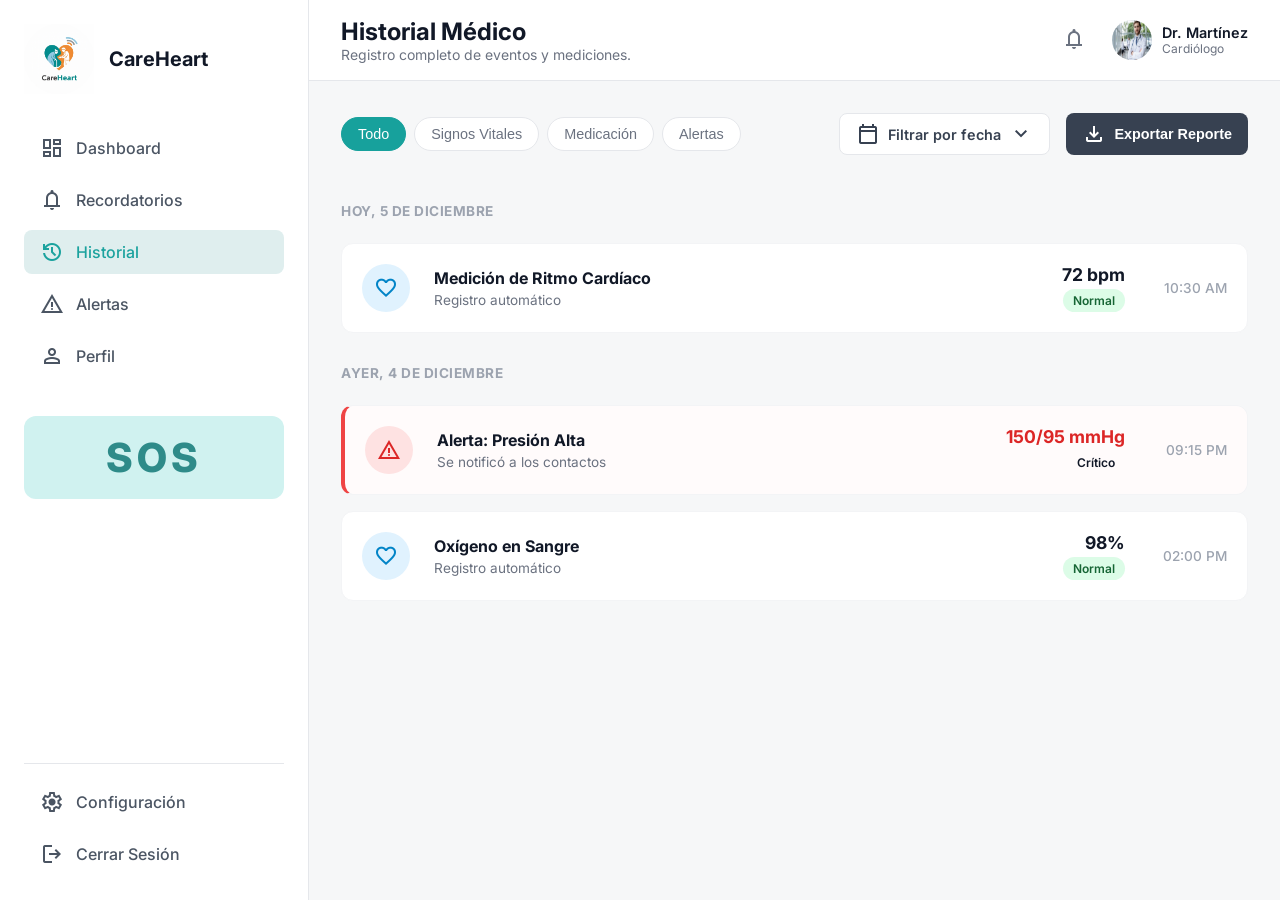
<file: public/historial.html>
<!DOCTYPE html>
<html lang="es">
<head>
    <meta charset="UTF-8">
    <meta name="viewport" content="width=device-width, initial-scale=1.0">
    <title>Historial - CareHeart</title>
    
    <link href="https://fonts.googleapis.com/css2?family=Inter:wght@400;500;600;700&display=swap" rel="stylesheet">
    <link href="https://fonts.googleapis.com/css2?family=Material+Symbols+Outlined" rel="stylesheet"/>

    <link rel="stylesheet" href="assets/styles/dashboard.css">
    <link rel="stylesheet" href="assets/styles/historial.css">
</head>
<body>
    <div class="contenedor-principal">
        
        <aside class="barra-lateral">
            <div class="logo-container">
              <img src="assets/images/logo careheart.png" alt="Logo CareHeart" class="logo-dashboard">
              <h1>CareHeart</h1>
            </div>
    
            <nav class="menu-navegacion">
              <a href="dashboard.html" class="enlace-menu">
                <span class="material-symbols-outlined">dashboard</span>
                Dashboard
              </a>
              <a href="recordatorio.html" class="enlace-menu">
                <span class="material-symbols-outlined">notifications</span>
                Recordatorios
              </a>
              <a href="historial.html" class="enlace-menu activo">
                <span class="material-symbols-outlined">history</span>
                Historial
              </a>
              <a href="alertas.html" class="enlace-menu">
                <span class="material-symbols-outlined">warning</span>
                Alertas
              </a>
              <a href="perfil.html" class="enlace-menu">
                <span class="material-symbols-outlined">person</span>
                Perfil
              </a>
              <a href="SOS.html" class="boton-sos">SOS</a>
            </nav>
    
            <div class="menu-inferior">
              <a href="configuracion.html" class="enlace-menu">
                <span class="material-symbols-outlined">settings</span>
                Configuración
              </a>
              <a href="inicio-de-sesion.html" class="enlace-menu">
                <span class="material-symbols-outlined">logout</span>
                Cerrar Sesión
              </a>
            </div>
        </aside>

        <div class="panel-derecho">
            <header class="encabezado">
              <button id="btn-menu-mobile" class="btn-menu-mobile">
                    <span class="material-symbols-outlined">menu</span>
                </button>
                <div class="titulo-seccion">
                    <h2>Historial Médico</h2>
                    <p>Registro completo de eventos y mediciones.</p>
                </div>
                <div class="perfil-usuario">
                    <button class="btn-notificacion"><span class="material-symbols-outlined">notifications</span></button>
                    <div class="info-doctor" onclick="window.location.href='perfil-doctor.html'" style="cursor: pointer;">
                        <img src="assets/images/doctor.jpg" alt="Doctor" class="avatar">
                        <div>
                            <p class="nombre-doc">Dr. Martínez</p>
                            <p class="rol-doc">Cardiólogo</p>
                        </div>
                    </div>
                </div>
            </header>

            <main class="contenido-scroll">
                <div class="contenedor-historial">
                    
                    <div class="toolbar-historial">
                        <div class="filtros-tipo" id="contenedor-filtros">
                            <button class="chip-filtro activo" data-filtro="todos">Todo</button>
                            <button class="chip-filtro" data-filtro="signo">Signos Vitales</button>
                            <button class="chip-filtro" data-filtro="medicamento">Medicación</button>
                            <button class="chip-filtro" data-filtro="alerta">Alertas</button>
                        </div>

                        <div class="acciones-derecha">
                            <div class="selector-fecha" id="btn-fecha-wrapper">
                                <span class="material-symbols-outlined">calendar_today</span>
                                <span id="texto-fecha-filtro">Filtrar por fecha</span>
                                <span class="material-symbols-outlined">expand_more</span>
                                
                                <input type="date" id="input-fecha" style="position: absolute; opacity: 0; width: 0; height: 0;">
                            </div>
                            <button class="btn-exportar" id="btn-exportar">
                                <span class="material-symbols-outlined">download</span> Exportar Reporte
                            </button>
                        </div>
                    </div>

                    <div class="lista-eventos" id="lista-eventos">
                        </div>

                </div>
            </main>
        </div>
    </div>

    <script src="assets/scripts/historial.js"></script>
    <script src="assets/scripts/menu-responsive.js"></script>
<script src="assets/scripts/notificaciones.js"></script>

</body>
</html>
</file>
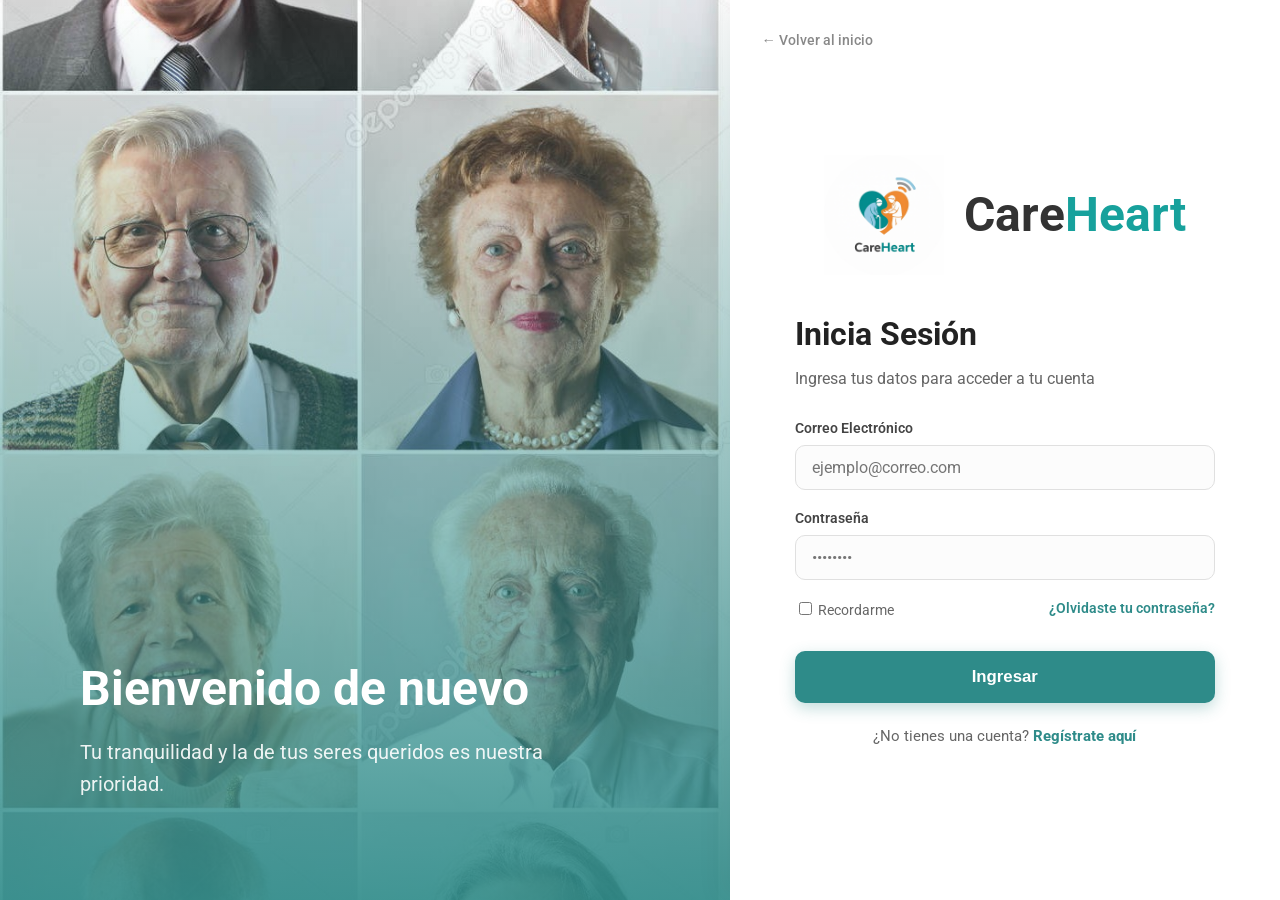
<file: public/inicio-de-sesion.html>
<!DOCTYPE html>
<html lang="es">
  <head>
    <meta charset="UTF-8" />
    <meta name="viewport" content="width=device-width, initial-scale=1.0" />
    <title>Iniciar Sesión - CareHeart</title>
    
    <link href="https://fonts.googleapis.com/css2?family=Roboto:wght@400;500;700&display=swap" rel="stylesheet">
    
    <link href="https://fonts.googleapis.com/css2?family=Material+Symbols+Outlined" rel="stylesheet" />

    <link rel="stylesheet" href="assets/styles/estilos-inicio.css" />
  </head>
  <body>

    <div class="login-container">
      
      <div class="login-image">
        <div class="overlay">
          <div class="text-overlay">
            <h2>Bienvenido de nuevo</h2>
            <p>Tu tranquilidad y la de tus seres queridos es nuestra prioridad.</p>
          </div>
        </div>
      </div>

      <div class="login-form-wrapper">
        
        <a href="../index.html" class="btn-volver">← Volver al inicio</a>

        <div class="form-box">
          <div class="logo-header">
            <img src="assets/images/logo careheart.png" alt="Logo CareHeart" />
            <h1>Care<span class="color-brand">Heart</span></h1>
          </div>

          <h3>Inicia Sesión</h3>
          <p class="subtitle">Ingresa tus datos para acceder a tu cuenta</p>

          <form id="form-login">
            <div class="input-group">
              <label for="email">Correo Electrónico</label>
              <input type="email" id="email" placeholder="ejemplo@correo.com" required />
            </div>

            <div class="input-group">
              <label for="password">Contraseña</label>
              <input type="password" id="password" placeholder="••••••••" required />
            </div>

            <div class="actions">
              <label class="remember">
                <input type="checkbox"> Recordarme
              </label>
              <a href="#" class="forgot-pass">¿Olvidaste tu contraseña?</a>
            </div>

            <button type="submit" class="btn-login">Ingresar</button>
          </form>

          <div class="register-link">
            ¿No tienes una cuenta? <a href="registrarse.html">Regístrate aquí</a>
          </div>
        </div>
      </div>

    </div>

    <div id="modal-2fa" class="modal-overlay hidden">
        <div class="modal-content box-2fa">
            
            <div id="step-1" class="step-content">
                <div class="icon-circle">
                    <img src="assets/images/logo careheart.png" alt="Logo" width="40">
                </div>
                <h3>Comprobar su Identidad</h3>
                <p class="subtitle-modal">Enviaremos un código de verificación a:</p>
                
                <div class="input-display">
                    <span id="display-email">usuario@correo.com</span>
                </div>

                <div class="opciones-envio">
                    <p class="label-small">Especificar método:</p>
                    <button class="btn-metodo" id="btn-send-code">
                        <span class="material-symbols-outlined">sms</span>
                        Texto ******86
                    </button>
                </div>

                <div class="acciones-extra">
                    <button class="btn-texto" id="btn-have-code">Ya tengo un código</button>
                    <button class="btn-texto gris">No tengo ninguno de ellos</button>
                </div>
            </div>

            <div id="step-2" class="step-content hidden">
                <div class="icon-circle">
                    <img src="assets/images/logo careheart.png" alt="Logo" width="40">
                </div>
                <h3>Comprobar su Identidad</h3>
                <p class="subtitle-modal">Ingresa el código de 4 dígitos:</p>

                <div class="input-code-wrapper">
                    <input type="text" id="input-code" maxlength="4" placeholder="0000" autocomplete="off">
                </div>

                <div class="acciones-codigo">
                    <button class="btn-outline" id="btn-resend">Reenviar</button>
                    <button class="btn-solid" id="btn-verify">Aceptar</button>
                </div>
            </div>

            <div id="step-success" class="step-content hidden">
                <div class="success-animation">
                    <span class="material-symbols-outlined icon-check">check_circle</span>
                </div>
                <h3 class="color-brand">¡INICIO DE SESIÓN CORRECTO!</h3>
                <p>Redirigiendo al Dashboard...</p>
            </div>

        </div>
    </div>

    <script src="assets/scripts/login.js"></script>
  </body>

</html>
</file>
<file: styles.css>
.Top-hearder {
  position: fixed;
  background-color: white;
  width: 100%;
  height: 5.625rem;
  display: flex;
  align-items: center;
  justify-content: space-between;
  padding: 0 1.25rem;
}
.Menu-horizontal {
  list-style: none;
  display: flex;
  justify-content: space-around;
  max-width: 75rem;
  margin: 0;
  padding: 0;
}
.Menu-horizontal li {
  display: block;
  padding: 0.938rem 1.25rem;
  color: #2e8b89;
}
.Menu-horizontal li a:hover {
  background-color: #2e8b89;
  color: #ffffff;
}
.Menu-horizontal li a {
  text-decoration-line: none;
  color: #2e8b89;
  display: block;
  padding: 0.625rem 1.25rem;
  border-radius: 0.313rem;
}
.Menu-vertical {
  padding: 0;
  position: absolute;
  display: none;
  width: 12.5rem;
  background-color: #ffffff;
}
.Menu-horizontal li a:hover {
  background-color: #2e8b89;
  color: #ffffff;
  border-radius: 0.313rem;
}
.Menu-horizontal li:hover .Menu-vertical {
  display: block;
}
.Menu-vertical li a:hover {
  background-color: #84e6e4;
}
.Menu-vertical li {
  display: block;
  color: #84e6e4;
  padding: 0.938rem 0.938rem 0.938rem 1.25rem;
}
.Menu-vertical li a {
  text-decoration-line: none;
}
/*login y registro*/
.botones-login {
  display: flex;
  align-items: center;
  justify-content: center;
  gap: 0.625rem;
  width: 30%;
}

.btn-ingresar,
.btn-registrarse {
  text-decoration: none;
  font-weight: 700;
  padding: 0.5rem 1rem;
  border-radius: 0.5rem;
  transition: all 0.3s ease;
  margin: 0;
  width: auto;
}

/* Ingresar */
.btn-ingresar {
  color: #2e8b89;
}

/* Registrarse */
.btn-registrarse {
  background-color: #a5dedd;
  color: white;
}

/* Hover */
.btn-ingresar:hover {
  color: #ffffff;
  background-color: #2e8b89;
}
.btn-registrarse:hover {
  background-color: #2e8b89;
  color: #ffffff;
}

/*Seccion Inicio*/
.seccion-Inicio {
  padding: 4.375rem 1.25rem;
  background-color: #ffffff;
}
.cont-gral-inicio {
  display: flex;
  justify-content: space-between;
  align-items: center;
  max-width: 75rem;
  margin: 0 auto;
  gap: 2.5rem;
}
.cont-ini-texto {
  flex: 1;
}
.cont-ini-texto h1 {
  color: rgb(77, 77, 99);
  margin-bottom: 0.938rem;
}
.cont-ini-texto p {
  color: black;
  line-height: 1.5;
}
.botones-inicio {
  display: flex;
  gap: 1rem;
  margin-top: 1.5rem;
}

.btn-comofunciona,
.btn-planes {
  padding: 0.75rem 1.25rem;
  border-radius: 0.625rem;
  font-weight: 600;
  text-decoration: none;
}

/* Botón 1 - Naranja */
.btn-comofunciona {
  background-color: #ff9b42;
  color: #fff;
  border: 2px solid #ff9b42;
}
.btn-comofunciona:hover {
  background-color: #e88836;
  border-color: #e88836;
}

/* Botón 2 - Verde */
.btn-planes {
  background-color: #ffffff;
  color: #2e8b89;
  border: 2px solid #2e8b89;
}
.btn-planes:hover {
  background-color: #2e8b89;
  color: #fff;
}
.cont-ini-imagen {
  flex: 1;
  text-align: center;
}
.cont-ini-imagen img {
  width: 100%;
  max-width: 31.25rem;
  border-radius: 0.625rem;
  aspect-ratio: 16/9;
}
/* SECCIÓN CÓMO FUNCIONA */
.seccion-comofunciona {
  background-color: #ffd390;
  padding: 4rem 1.5rem;
  text-align: center;
}

.cont-gral-cfunciona {
  max-width: 900px;
  margin: 0 auto;
}

.cont-cf-texto h1 {
  color: #000000;
  font-size: 1.8rem;
  font-weight: 800;
  margin-bottom: 1.5rem;
}

.cont-cf-texto p {
  background-color: #ffd390;
  border-radius: 10px;
  padding: 1.5rem;
  color: #333333;
  line-height: 1.6;
  font-size: 1rem;
  text-align: justify;
}
/* SECCIÓN PLANES */
.seccion-planes {
  background-color: #aedddd;
  padding: 3rem 1.25rem;
}

.cont-gral-planes {
  max-width: 75rem;
  margin: 0 auto;
}

.planes-texto {
  text-align: center;
  margin-bottom: 1.75rem;
}

.planes-texto h2 {
  color: black;
  margin-bottom: 0.938rem;
}

.planes-texto p {
  max-width: 48rem;
  margin: 0 auto;
  line-height: 1.5;
  font-weight: 600;
}

/* Cartas */
.planes {
  display: flex;
  gap: 1.25rem;
  justify-content: center;
  align-items: stretch;
}

.carta-plan {
  background: #e6f4f4;
  width: 18.5rem;
  padding: 1rem;
  border-radius: 0.625rem;
  text-align: center;
}

.carta-plan h3 {
  color: #2e8b89;
  margin: 0.25rem 0 0.75rem;
  font-weight: 800;
}

.carta-plan p {
  font-size: 0.95rem;
  line-height: 1.5;
  margin-bottom: 1rem;
}

.card-plan.destacado {
  background: #ddf0f0;
  transform: translateY(-6px);
  border: 2px solid #2e8b89;
}

.btn-verde {
  display: inline-block;
  padding: 0.6rem 1rem;
  border-radius: 0.625rem;
  font-weight: 700;
  text-decoration: none;
  transition: all 0.25s ease;
  background: #ffffff;
  color: #2e8b89;
  border: 2px solid #2e8b89;
}
.btn-verde:hover {
  background: #2e8b89;
  color: #fff;
}
/* SECCIÓN CONTACTO */
.seccion-contacto {
  background-color: #f6bb70;
  padding: 2.5rem;
  display: flex;
  justify-content: center;
  margin-bottom: 2.5rem;
  border: 0.188rem;
}

.div-cont-contacto {
  background-color: #f6bb70;
  padding: 1.875rem;
  border: 0.125rem solid #000000;
  border-radius: 0.625rem;
  width: 100%;
  max-width: 37.5rem;
  text-align: center;
}

.div-cont-contacto h2 {
  margin: 0 0 0.5rem 0;
  color: #000000;
}

.div-cont-contacto p {
  margin: 0 0 1.25rem 0;
  color: #222222;
  font-weight: 600;
}

.campo {
  padding: 0.938rem;
  margin-bottom: 0.938rem;
  border-radius: 0.5rem;
  background-color: #c9eceb;
}

.form-contacto label {
  display: block;
  font-weight: 600;
  margin-bottom: 0.5rem;
  color: #2e8b89;
}

.form-contacto input[type="text"] {
  width: 95%;
  padding: 0.625rem;
  border: 0.063rem solid #2e8b89;
  border-radius: 0.313rem;
  color: #2e8b89;
  background-color: #ffffff;
}

.seccion-contacto button {
  background-color: #c9eceb;
  color: #2e8b89;
  border: none;
  padding: 0.75rem 1.25rem;
  border-radius: 0.313rem;
  cursor: pointer;
  font-weight: 700;
}
.seccion-contacto button:hover {
  background-color: #2e8b89;
  color: #ffffff;
}
</file>
<file: public/assets/styles/estilos-inicio.css>
/* =========================================
   RESET Y ESTILOS GENERALES
   ========================================= */
/* ESTO ES VITAL: Hace que el padding no aumente el ancho de los elementos */
* {
  box-sizing: border-box;
}

body {
  margin: 0;
  padding: 0;
  font-family: 'Roboto', sans-serif;
  height: 100vh;
  background-color: #f9f9f9;
}

/* Contenedor Principal */
.login-container {
  display: flex;
  width: 100%;
  height: 100vh;
  overflow: hidden;
}

/* =========================================
   LADO IZQUIERDO: IMAGEN
   ========================================= */
.login-image {
  flex: 1.5; /* 60% de ancho */
  background-image: url('../images/AncianosVarios_2daMitad.jpg');
  background-size: cover;
  background-position: center;
  position: relative;
  display: flex;
  align-items: flex-end;
}

/* CLASE ESPECÍFICA PARA EL REGISTRO */
.registro-bg {
  background-image: url('../images/AncianosVarios_1eraMitad.jpg');
}

.overlay {
  background: linear-gradient(to top, rgba(46, 139, 137, 0.9), transparent);
  width: 100%;
  height: 100%;
  position: absolute;
  top: 0;
  left: 0;
  display: flex;
  align-items: flex-end;
}

.text-overlay {
  padding: 5rem;
  color: white;
  max-width: 700px;
}

.text-overlay h2 {
  font-size: 3rem;
  margin-bottom: 1rem;
  font-weight: 700;
  line-height: 1.1;
}

.text-overlay p {
  font-size: 1.25rem;
  opacity: 0.9;
  line-height: 1.6;
}

/* =========================================
   LADO DERECHO: FORMULARIO
   ========================================= */
.login-form-wrapper {
  flex: 1; /* 40% ancho */
  background-color: white;
  display: flex;
  justify-content: center;
  align-items: center;
  position: relative;
  box-shadow: -10px 0 25px rgba(0,0,0,0.05);
  z-index: 2;
  overflow-y: auto; /* Permite scroll vertical si es necesario */
  padding: 2rem;
}

.btn-volver {
  position: absolute;
  top: 2rem;
  left: 2rem;
  text-decoration: none;
  color: #888;
  font-weight: 500;
  font-size: 0.9rem;
  transition: color 0.3s;
  display: flex;
  align-items: center;
  gap: 5px;
  z-index: 10;
}

.btn-volver:hover {
  color: #2e8b89;
}

.form-box {
  width: 100%;
  max-width: 420px;
  margin-top: 20px;
  margin-bottom: 20px;
}

/* --- LOGO HEADER (Modificado para Mobile más abajo) --- */
.logo-header {
  display: flex;
  align-items: center;
  justify-content: center;
  gap: 20px;
  margin-bottom: 2.5rem;
}

.logo-header img {
  width: 120px; /* Tamaño ajustado */
  height: auto;
}

.logo-header h1 {
  font-size: 3rem;
  color: #333;
  margin: 0;
  font-weight: 700;
  line-height: 1;
}

.color-brand {
  color: #2e8b89;
}

.form-box h3 {
  font-size: 2rem;
  margin-bottom: 0.5rem;
  color: #222;
  text-align: left;
}

.subtitle {
  color: #666;
  margin-bottom: 2rem;
  font-size: 1rem;
  text-align: left;
}

/* INPUTS (Con corrección de ancho) */
.input-group {
  margin-bottom: 1.2rem;
  width: 100%; /* Asegura que ocupe el contenedor */
}

.input-group label {
  display: block;
  font-size: 0.9rem;
  font-weight: 600;
  color: #444;
  margin-bottom: 0.5rem;
}

.input-group input {
  width: 100%; /* Ocupa el 100% del padre */
  padding: 12px 16px;
  border: 1px solid #e0e0e0;
  border-radius: 10px;
  background-color: #fcfcfc;
  font-size: 1rem;
  transition: all 0.3s;
  font-family: inherit;
  /* box-sizing: border-box; YA ESTÁ EN EL GLOBAL, PERO POR SEGURIDAD */
}

.input-group input:focus {
  border-color: #2e8b89;
  background-color: white;
  outline: none;
  box-shadow: 0 0 0 4px rgba(46, 139, 137, 0.1);
}

/* Acciones */
.actions {
  display: flex;
  justify-content: space-between;
  align-items: center;
  margin-bottom: 2rem;
  font-size: 0.9rem;
  color: #666;
  flex-wrap: wrap; /* Permite que bajen si no caben */
  gap: 10px;
}

.forgot-pass {
  color: #2e8b89;
  text-decoration: none;
  font-weight: 600;
}

.forgot-pass:hover {
  text-decoration: underline;
}

/* Botón Principal */
.btn-login {
  width: 100%;
  padding: 16px;
  background-color: #2e8b89;
  color: white;
  border: none;
  border-radius: 10px;
  font-size: 1.05rem;
  font-weight: 700;
  cursor: pointer;
  transition: background-color 0.3s, transform 0.2s;
  box-shadow: 0 5px 15px rgba(46, 139, 137, 0.3);
}

.btn-login:hover {
  background-color: #1a5c5a;
  transform: translateY(-2px);
}

/* Links inferiores */
.register-link {
  text-align: center;
  margin-top: 1.5rem;
  font-size: 0.95rem;
  color: #666;
}

.register-link a {
  color: #2e8b89;
  text-decoration: none;
  font-weight: 700;
}

.register-link a:hover {
  text-decoration: underline;
}

/* =========================================
   RESPONSIVE (MÓVIL) - CORRECCIONES
   ========================================= */
@media (max-width: 900px) {
  .login-container {
    flex-direction: column;
    height: auto;
    min-height: 100vh;
  }

  .login-image {
    display: none;
  }

  .login-form-wrapper {
    width: 100%;
    /* Ajuste de padding para que los inputs no toquen los bordes */
    padding: 3rem 1.5rem; 
    box-shadow: none;
    overflow-y: visible;
  }

  .form-box {
    max-width: 100%;
    margin-top: 10px;
  }

  /* --- LOGO EN MÓVIL: APILADO --- */
  .logo-header {
    flex-direction: column; /* Pone el logo arriba y texto abajo */
    gap: 10px;
    margin-bottom: 2rem;
    text-align: center;
  }

  .logo-header img {
    width: 100px; /* Un poco más pequeño para móvil */
  }

  .logo-header h1 {
    font-size: 2.5rem; /* Texto ajustado */
  }

  /* Centramos título y subtítulo en móvil también */
  .form-box h3, 
  .subtitle {
    text-align: center;
  }
}
/* =========================================
   ESTILOS AUTENTICACIÓN 2 PASOS (MODAL)
   ========================================= */

/* Fondo oscuro */
.modal-overlay {
    position: fixed;
    top: 0; left: 0; width: 100%; height: 100%;
    background-color: rgba(0, 0, 0, 0.6);
    display: flex; 
    justify-content: center; 
    align-items: center;
    z-index: 2000;
    opacity: 0; 
    pointer-events: none;
    transition: opacity 0.3s ease;
}

/* Estado activo para mostrar */
.modal-overlay.active { 
    opacity: 1; 
    pointer-events: auto; 
}

/* Utilidad para ocultar */
.hidden { 
    display: none !important; 
}

/* Caja del modal (CORREGIDO: .box-2fa en lugar de .2fa-box) */
.modal-content.box-2fa {
    background: white;
    width: 90%; 
    max-width: 380px;
    padding: 2rem;
    border-radius: 20px;
    text-align: center;
    box-shadow: 0 10px 25px rgba(0,0,0,0.2);
    position: relative;
    font-family: 'Roboto', sans-serif;
}

/* Icono logo superior */
.icon-circle {
    width: 70px; 
    height: 70px;
    background-color: #e0f2f1;
    border-radius: 50%;
    display: flex; 
    align-items: center; 
    justify-content: center;
    margin: 0 auto 1rem auto;
}

.icon-circle img {
    width: 40px; 
    height: auto;
}

.modal-content h3 {
    margin: 0 0 0.5rem 0;
    color: #111827;
    font-size: 1.4rem;
    font-weight: 700;
}

.subtitle-modal {
    color: #6b7280; 
    font-size: 0.9rem; 
    margin-bottom: 1.5rem;
    line-height: 1.4;
}

/* Visualización de correo */
.input-display {
    background: #f3f4f6;
    padding: 12px;
    border-radius: 8px;
    font-weight: 700;
    color: #374151;
    margin-bottom: 1.5rem;
    word-break: break-all; /* Evita que correos largos rompan el diseño */
}

/* Botones de método */
.label-small { 
    text-align: left; 
    font-size: 0.8rem; 
    font-weight: 700; 
    margin-bottom: 5px; 
    color: #333; 
}

.btn-metodo {
    width: 100%;
    display: flex; 
    align-items: center; 
    gap: 10px;
    padding: 12px;
    background: white;
    border: 2px solid #111827;
    border-radius: 10px;
    font-weight: 700;
    font-size: 1rem;
    cursor: pointer;
    margin-bottom: 1.5rem;
    color: #111827;
    transition: 0.2s;
}
.btn-metodo:hover { background: #f9fafb; }

/* Links de texto */
.acciones-extra { display: flex; flex-direction: column; gap: 10px; }

.btn-texto {
    background: none; 
    border: 1px solid #e5e7eb;
    padding: 10px; 
    border-radius: 8px;
    font-weight: 700; 
    cursor: pointer; 
    color: #111827;
    width: 100%;
}
.btn-texto.gris { border: none; color: #9ca3af; }

/* --- PASO 2: INPUT CÓDIGO --- */
.input-code-wrapper { margin-bottom: 1.5rem; }

.input-code-wrapper input {
    width: 100%;
    font-size: 2rem;
    text-align: center;
    letter-spacing: 10px;
    border: 1px solid #d1d5db;
    border-radius: 10px;
    padding: 10px;
    outline: none;
    font-weight: 700;
}
.input-code-wrapper input:focus { border-color: #17a19c; }

.acciones-codigo { display: flex; flex-direction: column; gap: 10px; }

.btn-solid {
    background-color: #111827; /* Negro/Gris oscuro según imagen */
    color: white; 
    border: none; 
    padding: 12px; 
    border-radius: 8px;
    font-weight: 700; 
    cursor: pointer; 
    width: 100%;
    font-size: 1rem;
}

.btn-outline {
    background: white; 
    border: 1px solid #e5e7eb; 
    color: #111827;
    padding: 12px; 
    border-radius: 8px; 
    font-weight: 700; 
    cursor: pointer; 
    width: 100%;
    font-size: 1rem;
}

/* --- PASO 3: ÉXITO --- */
.success-animation {
    color: #17a19c;
    margin-bottom: 1rem;
}
.icon-check { font-size: 80px; }
.color-brand { color: #17a19c; }
</file>
<file: public/assets/styles/dashboard.css>
/* --- CONFIGURACIÓN GENERAL --- */
body {
    margin: 0;
    font-family: 'Inter', sans-serif; /* Fuente moderna */
    background-color: #f6f7f8; /* Fondo gris muy clarito */
    color: #111827;
}

/* --- ESTRUCTURA PRINCIPAL (LAYOUT) --- */
.contenedor-principal {
    display: flex; /* Pone el menú al lado del contenido */
    height: 100vh; /* Ocupa toda la altura de la pantalla */
    overflow: hidden; /* Evita scroll doble */
}

/* --- BARRA LATERAL (IZQUIERDA) --- */
.barra-lateral {
    width: 260px;
    background-color: #ffffff;
    border-right: 1px solid #e5e7eb;
    display: flex;
    flex-direction: column; /* Elementos uno debajo del otro */
    padding: 1.5rem;
}

/* --- ESTILO PARA EL LOGO IMAGEN --- */
.logo-dashboard {
    height: 70px; /* Ajusta este valor si lo quieres más grande o chico */
    width: auto;  /* Mantiene la proporción para que no se estire */
    object-fit: contain;
}

/* Ajuste opcional para el contenedor si el texto queda muy pegado */
.logo-container {
    display: flex;
    align-items: center;
    gap: 15px; /* Un poco más de espacio entre logo y texto */
    margin-bottom: 2rem;
    color: #2089df; /* Color azul principal */
}

.logo-container h1 {
    font-size: 1.25rem;
    color: #111827;
    margin: 0;
}

.icono-logo {
    font-size: 32px !important; /* Tamaño del icono del corazón */
}

.menu-navegacion {
    display: flex;
    flex-direction: column;
    gap: 0.5rem;
    flex-grow: 1; /* Empuja el menú inferior hacia abajo */
}

.enlace-menu {
    display: flex;
    align-items: center;
    gap: 12px;
    text-decoration: none;
    padding: 10px 16px;
    border-radius: 8px;
    color: #4b5563;
    font-weight: 500;
    transition: background 0.3s;
}

/* COLOR AL PASAR EL MOUSE (Hover) */
.enlace-menu:hover {
    background-color: #f0fafa; /* Un tono muy suavecito de verde/gris al pasar el mouse */
}

/* COLOR ACTIVO (EL CAMBIO QUE PEDISTE) */
.enlace-menu.activo {
    background-color: #DFEEEE; /* Tu color verdecito */
    color: #1BA29E; /* Texto verde oscuro de tu marca */
}

.menu-inferior {
    border-top: 1px solid #e5e7eb;
    padding-top: 1rem;
    display: flex;
    flex-direction: column;
    gap: 0.5rem;
}

/* --- PANEL DERECHO (CONTENIDO) --- */
.panel-derecho {
    flex: 1; /* Ocupa el resto del ancho */
    display: flex;
    flex-direction: column;
}

/* Encabezado superior */
.encabezado {
    height: 80px;
    background-color: white;
    border-bottom: 1px solid #e5e7eb;
    display: flex;
    justify-content: space-between; /* Separa título y perfil */
    align-items: center;
    padding: 0 2rem;
}

.titulo-seccion h2 {
    margin: 0;
    font-size: 1.5rem;
}

.titulo-seccion p {
    margin: 0;
    color: #6b7280;
    font-size: 0.875rem;
}

.perfil-usuario {
    display: flex;
    align-items: center;
    gap: 20px;
}

.btn-notificacion {
    background: none;
    border: none;
    cursor: pointer;
    color: #6b7280;
}

.info-doctor {
    display: flex;
    align-items: center;
    gap: 10px;
}

.avatar {
    width: 40px;
    height: 40px;
    border-radius: 50%; /* Hace la imagen redonda */
}

.nombre-doc {
    font-weight: 600;
    margin: 0;
    font-size: 0.9rem;
}

.rol-doc {
    color: #6b7280;
    margin: 0;
    font-size: 0.75rem;
}

/* Contenido con Scroll */
.contenido-scroll {
    flex: 1;
    overflow-y: auto; /* Permite bajar si el contenido es largo */
    padding: 2rem;
}

/* --- TARJETAS Y GRID --- */
.tarjeta {
    background-color: white;
    border-radius: 12px;
    padding: 1.5rem;
    box-shadow: 0 1px 3px rgba(0,0,0,0.1);
    margin-bottom: 1.5rem;
}


/* Sección 1: Tres tarjetas arriba */
.grid-signos {
    display: grid;
    grid-template-columns: repeat(3, 1fr); /* 3 columnas iguales */
    gap: 1.5rem;
    margin-bottom: 2rem;
}

.tarjeta-signo h3 {
    margin: 0;
    font-size: 1rem;
    color: #4b5563;
}

.tarjeta-header {
    display: flex;
    justify-content: space-between;
    margin-bottom: 1rem;
}

.dato-grande {
    font-size: 2.25rem;
    font-weight: 700;
    margin: 0 0 1rem 0;
}

.dato-grande span {
    font-size: 1rem;
    color: #9ca3af;
    font-weight: 500;
}

.barra-progreso {
    width: 100%;
    height: 8px;
    background-color: #e5e7eb;
    border-radius: 99px;
}

.progreso {
    height: 100%;
    border-radius: 99px;
}

/* Colores específicos */
.color-rojo { color: #ef4444; }
.color-azul { color: #3b82f6; }
.color-celeste { color: #0ea5e9; }
.texto-azul { color: #2089df; }

.p-60 { width: 60%; background-color: #22c55e; }
.p-75 { width: 75%; background-color: #22c55e; }
.p-98 { width: 98%; background-color: #2089df; }

/* Sección Inferior: Doble columna */
.grid-doble {
    display: grid;
    grid-template-columns: 2fr 1fr; /* Izquierda doble de ancho que derecha */
    gap: 2rem;
}

/* Estado Pulsera */
.info-pulsera {
    display: flex;
    align-items: center;
    gap: 1rem;
    margin-top: 1rem;
}

.icono-grande {
    width: 56px;
    height: 56px;
    background-color: #e0f2fe;
    border-radius: 50%;
    display: flex;
    align-items: center;
    justify-content: center;
    color: #2089df;
}

.detalle-pulsera {
    flex-grow: 1;
}

.nombre-dispositivo {
    font-weight: 600;
    margin: 0;
}

.estado-conectado {
    color: #22c55e;
    font-size: 0.875rem;
    display: flex;
    align-items: center;
    gap: 4px;
    margin: 0;
}

.porcentaje-bateria {
    font-weight: 600;
    color: #22c55e;
    margin: 0;
}

/* Accesos Rápidos */
.botones-rapidos {
    display: grid;
    grid-template-columns: 1fr 1fr;
    gap: 1rem;
}

.btn-cuadrado {
    background-color: #DFEEEE; /* Cambiado a tu color */
    color: #1BA29E;
    padding: 1.5rem;
    border-radius: 8px;
    text-align: center;
    text-decoration: none;
    font-weight: 600;
    display: flex;
    flex-direction: column;
    align-items: center;
    gap: 0.5rem;
    transition: background 0.2s;
}

.btn-cuadrado:hover {
    background-color: #ccecec; /* Un poco más oscuro al pasar el mouse */
}

/* Alertas */
.item-alerta {
    display: flex;
    gap: 1rem;
    margin-bottom: 1.5rem;
    border-bottom: 1px solid #f3f4f6;
    padding-bottom: 1rem;
}

.item-alerta:last-child {
    border-bottom: none;
}

.icono-alerta {
    width: 40px;
    height: 40px;
    border-radius: 50%;
    display: flex;
    align-items: center;
    justify-content: center;
}

.fondo-rojo { background-color: #fee2e2; color: #ef4444; }
.fondo-amarillo { background-color: #fef9c3; color: #eab308; }
.fondo-verde { background-color: #dcfce7; color: #22c55e; }

.titulo-alerta { font-weight: 600; margin: 0; font-size: 0.95rem; }
.desc-alerta { color: #6b7280; margin: 4px 0; font-size: 0.875rem; }
.hora-alerta { color: #9ca3af; font-size: 0.75rem; margin: 0; }

.rojo { color: #dc2626; }
.amarillo { color: #ca8a04; }
.verde { color: #16a34a; }

/* Responsive básico para móvil */
@media (max-width: 768px) {
    .contenedor-principal { flex-direction: column; height: auto; }
    .barra-lateral { width: 100%; border-right: none; border-bottom: 1px solid #e5e7eb; }
    .grid-signos { grid-template-columns: 1fr; }
    .grid-doble { grid-template-columns: 1fr; }
}

/* --- ESTILO DEL BOTÓN SOS --- */
.boton-sos {
    display: block;
    text-align: center;
    background-color: #d0f2f0;
    color: #2e8b89;
    font-size: 2.5rem;
    font-weight: 800;
    text-decoration: none;
    padding: 15px 0;
    border-radius: 12px;
    margin-top: 30px;
    letter-spacing: 4px;
    font-family: 'Inter', sans-serif;
    transition: transform 0.2s ease, box-shadow 0.2s ease;
    border: 2px solid transparent;
}

.boton-sos:hover {
    transform: scale(1.05);
    background-color: #bbf7f4;
    box-shadow: 0 4px 15px rgba(46, 139, 137, 0.2);
    border-color: #2e8b89;
    cursor: pointer;
}

.tarjeta-interactiva {
    cursor: pointer;
    position: relative;
    transition: all 0.3s cubic-bezier(0.25, 0.8, 0.25, 1); /* Animación suave */
    border: 1px solid transparent; /* Para evitar saltos si agregamos borde */
}

/* El movimiento al pasar el mouse */
.tarjeta-interactiva:hover {
    transform: translateY(-8px); /* Se mueve hacia arriba */
    box-shadow: 0 15px 30px rgba(32, 137, 223, 0.15); /* Sombra azulada elegante */
    border-color: #2089df; /* Borde azul suave para resaltar */
}

/* Efecto al hacer clic (presionar) */
.tarjeta-interactiva:active {
    transform: translateY(-2px); /* Se hunde un poco */
    box-shadow: 0 5px 10px rgba(32, 137, 223, 0.1);
}

.tarjeta-signo {
    cursor: pointer;
    transition: transform 0.2s, box-shadow 0.2s;
}

.tarjeta-signo:hover {
    transform: translateY(-5px); /* Se mueve hacia arriba */
    box-shadow: 0 10px 20px rgba(0,0,0,0.1);
}

.tarjeta-signo:active {
    transform: scale(0.98); /* Se achica un poquito al hacer clic */
}
/* =========================================
   DISEÑO RESPONSIVE (MÓVIL) - ESTILO "CAREHEART COMPACT"
   ========================================= */

/* Botón Menú */
.btn-menu-mobile {
    display: none;
    background: none;
    border: none;
    cursor: pointer;
    color: #111827;
    padding: 0;
    margin-right: 10px;
}
.btn-menu-mobile span { font-size: 28px; }

/* Overlay */
.overlay-sidebar {
    display: none;
    position: fixed;
    top: 0; left: 0; width: 100%; height: 100%;
    background: rgba(0,0,0,0.5);
    z-index: 998;
    opacity: 0;
    transition: opacity 0.3s;
}
.overlay-sidebar.active { display: block; opacity: 1; }

/* --- AJUSTES MÓVILES --- */
@media (max-width: 900px) {
    
    /* 1. ESTRUCTURA PRINCIPAL */
    .contenedor-principal {
        flex-direction: column;
        height: auto;
        min-height: 100vh;
    }

    /* Barra lateral (Menú) */
    .barra-lateral {
        position: fixed;
        top: 0; left: -100%;
        width: 260px;
        height: 100vh;
        z-index: 999;
        transition: left 0.3s ease;
        box-shadow: 2px 0 10px rgba(0,0,0,0.1);
        border-right: none;
    }
    .barra-lateral.active { left: 0; }
    .btn-menu-mobile { display: block; }

    .panel-derecho { width: 100%; }

    /* 2. ENCABEZADO */
    .encabezado {
        height: 60px;
        padding: 0 15px;
        display: flex;
        align-items: center;
        justify-content: space-between; 
        gap: 10px;
    }

    .titulo-seccion { display: flex; align-items: center; flex: 1; min-width: 0; }
    .titulo-seccion h2 { font-size: 1.2rem; margin: 0; white-space: nowrap; overflow: hidden; text-overflow: ellipsis; }
    .titulo-seccion p { display: none; } 

    .perfil-usuario { display: flex; align-items: center; gap: 15px; flex-shrink: 0; }
    
    /* Ocultamos texto del doctor, dejamos solo avatar */
    .info-doctor { display: flex; align-items: center; }
    .info-doctor div { display: none; }
    .avatar { width: 38px; height: 38px; border-radius: 50%; object-fit: cover; display: block; }

    /* 3. CONTENIDO */
    .contenido-scroll { padding: 1rem; }

    /* --- AQUÍ ESTÁ LA MAGIA DEL DISEÑO QUE PEDISTE --- */

    /* A) SIGNOS VITALES: 2 Columnas arriba, 1 abajo */
    .grid-signos {
        display: grid;
        grid-template-columns: 1fr 1fr !important; /* Dos columnas iguales */
        gap: 1rem;
        margin-bottom: 1rem;
    }

    /* La tercera tarjeta (Oxígeno) ocupa todo el ancho */
    .grid-signos > div:nth-child(3) {
        grid-column: span 2; 
    }

    /* Ajuste interno de las tarjetas de signos para que se vean compactas */
    .tarjeta-signo {
        padding: 1rem;
        display: flex;
        flex-direction: column;
        justify-content: space-between;
    }
    .tarjeta-header { margin-bottom: 5px; }
    .tarjeta-header h3 { font-size: 0.85rem; } /* Título más pequeño */
    .dato-grande { font-size: 1.8rem; margin: 5px 0; } /* Número más ajustado */

    /* B) COLUMNAS GENERALES (Apiladas) */
    .grid-doble {
        display: flex;
        flex-direction: column;
        gap: 1rem;
    }
    .columna-izquierda, .columna-derecha { width: 100%; }

    /* C) BOTONES DE ACCIÓN (RECORDATORIOS / HISTORIAL) */
    /* Los ponemos lado a lado como en tu imagen */
    .botones-rapidos {
        display: grid;
        grid-template-columns: 1fr 1fr !important; /* Lado a lado */
        gap: 1rem;
    }

    /* Estilo de los botones para que se parezcan a la imagen */
    .btn-cuadrado {
        padding: 1rem;
        font-size: 0.9rem;
    }

    /* D) OTRAS PÁGINAS (Que sigan en 1 columna para no romperse) */
    .layout-detalle, .layout-doctor, .layout-config, 
    .layout-recordatorios, .grid-contenido, .grid-alertas {
        grid-template-columns: 1fr !important;
        gap: 1rem;
        display: grid;
    }

    .tarjeta { padding: 1rem; }
}
/* =========================================
   ESTILOS DE NOTIFICACIÓN INTERACTIVA
   ========================================= */

.btn-notificacion {
    position: relative; /* Para posicionar el punto rojo */
    transition: all 0.3s ease;
}

/* Estado de ALERTA (Clase que pondremos con JS) */
.btn-notificacion.alerta {
    color: #ef4444; /* Rojo intenso */
    background-color: #fee2e2;
    border-radius: 50%;
    animation: campana-agitada 1s infinite ease-in-out; /* Animación continua */
}

/* El punto rojo (Badge) */
.btn-notificacion.alerta::after {
    content: '';
    position: absolute;
    top: 5px;
    right: 5px;
    width: 10px;
    height: 10px;
    background-color: #dc2626;
    border: 2px solid white;
    border-radius: 50%;
}

/* Animación de agitación (Ding Dong) */
@keyframes campana-agitada {
    0% { transform: rotate(0); }
    20% { transform: rotate(15deg); }
    40% { transform: rotate(-15deg); }
    60% { transform: rotate(10deg); }
    80% { transform: rotate(-10deg); }
    100% { transform: rotate(0); }
}
</file>
<file: public/assets/styles/alertas.css>
/* =========================================
   ESTILOS ESPECÍFICOS - PANTALLA DE ALERTAS
   (El menú y header se cargan desde dashboard.css)
   ========================================= */

/* Estructura del Grid de esta página */
.grid-alertas {
  display: grid;
  grid-template-columns: 2fr 1fr; /* Izquierda ancha, Derecha estrecha */
  gap: 2rem;
}

/* --- BLOQUES DE ALERTAS (Izquierda) --- */
.bloque-alertas {
  margin-bottom: 1.5rem;
}

.cabecera-bloque-alertas h3 {
  margin: 0 0 1rem 0;
  font-size: 1.1rem;
  color: #111827;
  font-weight: 700;
}

/* Lista de Alertas Grandes (Críticas) */
.lista-alertas-grandes {
  display: flex;
  flex-direction: column;
  gap: 1rem;
}

.alerta-grande {
  display: flex;
  justify-content: space-between;
  gap: 1.5rem;
  padding: 1.25rem;
  border-radius: 10px;
  background-color: #fcfcfc; /* Fondo muy suave */
  border: 1px solid #f3f4f6;
  transition: transform 0.2s;
}

.alerta-grande:hover {
  transform: translateX(5px); /* Efecto sutil al pasar el mouse */
  border-color: #e5e7eb;
}

.alerta-contenido h4 {
  margin: 0 0 0.5rem 0;
  font-size: 1rem;
}

.descripcion-alerta {
  margin: 0;
  color: #6b7280;
  font-size: 0.9rem;
  line-height: 1.5;
}

.alerta-meta {
  text-align: right;
  display: flex;
  flex-direction: column;
  align-items: flex-end;
  gap: 0.5rem;
  min-width: 120px;
}

.alerta-fecha {
  margin: 0;
  color: #9ca3af;
  font-size: 0.8rem;
}

/* Lista de Alertas Pequeñas (Historial) */
.lista-alertas-pequenas {
  list-style: none;
  padding: 0;
  margin: 0;
}

.alerta-pequena {
  display: flex;
  justify-content: space-between;
  gap: 1.5rem;
  padding: 1rem 0;
  border-bottom: 1px solid #f3f4f6;
}

.alerta-pequena:last-child {
  border-bottom: none;
}

.alerta-pequena h4 {
  margin: 0 0 0.25rem 0;
  font-size: 0.95rem;
}

/* --- BADGES (Etiquetas de estado) --- */
.badge {
  display: inline-flex;
  align-items: center;
  justify-content: center;
  padding: 0.25rem 0.8rem;
  border-radius: 999px;
  font-size: 0.75rem;
  font-weight: 700;
}

.badge-critica { background-color: #fee2e2; color: #dc2626; }
.badge-urgente { background-color: #ffedd5; color: #ea580c; }
.badge-resuelta { background-color: #dcfce7; color: #16a34a; }
.badge-confirmada { background-color: #e0f2fe; color: #0284c7; }

/* Colores de títulos */
.titulo-alerta.rojo { color: #dc2626; }
.titulo-alerta.naranja { color: #ea580c; }
.titulo-alerta.gris { color: #374151; }

/* --- PANEL DE CONFIGURACIÓN (Derecha) --- */
.columna-config-alertas {
  display: flex;
  flex-direction: column;
}

.panel-config-alertas h3 {
  margin-top: 0;
  margin-bottom: 1.5rem;
  font-size: 1.1rem;
}

.grupo-campos {
  margin-bottom: 1.5rem;
  display: flex;
  flex-direction: column;
  gap: 0.5rem;
}

.grupo-campos label {
  font-size: 0.85rem;
  color: #4b5563;
  font-weight: 600;
}

.campo-doble {
  display: grid;
  grid-template-columns: 1fr auto 1fr;
  gap: 0.5rem;
  align-items: center;
}

.separador-campo {
  color: #9ca3af;
  font-weight: 700;
}

/* Inputs bonitos */
.panel-config-alertas input,
.panel-config-alertas select {
  padding: 0.7rem;
  border-radius: 8px;
  border: 1px solid #e5e7eb;
  font-family: inherit;
  font-size: 0.9rem;
  outline: none;
  width: 100%;
  box-sizing: border-box; /* Importante para que no se salga */
  background-color: #fff;
  transition: border-color 0.2s;
}

.panel-config-alertas input:focus,
.panel-config-alertas select:focus {
  border-color: #2e8b89; /* Tu color verde */
  box-shadow: 0 0 0 3px rgba(46, 139, 137, 0.1);
}

/* Botones */
.btn-link {
  margin-top: 0.5rem;
  background: none;
  border: none;
  padding: 0;
  color: #2e8b89;
  font-size: 0.85rem;
  cursor: pointer;
  text-align: left;
  font-weight: 600;
}

.btn-link:hover {
  text-decoration: underline;
}

.btn-primario {
  background-color: #00908e; /* Verde oscuro del botón de la imagen */
  color: white;
  border: none;
  border-radius: 8px;
  padding: 1rem;
  font-weight: 700;
  font-family: inherit;
  cursor: pointer;
  font-size: 1rem;
  margin-top: 1rem;
  width: 100%;
  transition: background-color 0.2s;
}

.btn-primario:hover {
  background-color: #047f7d;
}

/* Responsive */
@media (max-width: 992px) {
  .grid-alertas {
    grid-template-columns: 1fr;
  }
}
/* --- AGREGAR AL FINAL DE alertas.css --- */
@media (max-width: 900px) {
    .grid-alertas {
        grid-template-columns: 1fr;
    }

    /* Alerta grande individual */
    .alerta-grande {
        flex-direction: column;
        gap: 10px;
    }

    .alerta-meta {
        align-items: flex-start; /* Alinear a la izquierda en móvil */
        width: 100%;
        flex-direction: row;
        justify-content: space-between;
        margin-top: 5px;
    }
}
/* =========================================
   ESTILOS DE NOTIFICACIÓN INTERACTIVA
   ========================================= */

.btn-notificacion {
    position: relative; /* Para posicionar el punto rojo */
    transition: all 0.3s ease;
}

/* Estado de ALERTA (Clase que pondremos con JS) */
.btn-notificacion.alerta {
    color: #ef4444; /* Rojo intenso */
    background-color: #fee2e2;
    border-radius: 50%;
    animation: campana-agitada 1s infinite ease-in-out; /* Animación continua */
}

/* El punto rojo (Badge) */
.btn-notificacion.alerta::after {
    content: '';
    position: absolute;
    top: 5px;
    right: 5px;
    width: 10px;
    height: 10px;
    background-color: #dc2626;
    border: 2px solid white;
    border-radius: 50%;
}

/* Animación de agitación (Ding Dong) */
@keyframes campana-agitada {
    0% { transform: rotate(0); }
    20% { transform: rotate(15deg); }
    40% { transform: rotate(-15deg); }
    60% { transform: rotate(10deg); }
    80% { transform: rotate(-10deg); }
    100% { transform: rotate(0); }
}
</file>
<file: public/assets/styles/styles.css>
/* =========================================
   1. RESET Y ESTILOS GLOBALES
   ========================================= */
   html {
    scroll-behavior: smooth;
}
body {
  margin: 0;
  padding: 0;
  font-family: 'Roboto', sans-serif;
  overflow-x: hidden;
}

/* =========================================
   2. HEADER Y NAVEGACIÓN
   ========================================= */
.Top-hearder {
  position: fixed;
  top: 0;
  left: 0;
  background-color: white;
  width: 100%;
  height: 80px;
  display: flex;
  align-items: center;
  justify-content: space-between;
  padding: 0 5%;
  box-sizing: border-box;
  z-index: 1000;
  box-shadow: 0 4px 12px rgba(0,0,0,0.05);
}

.logo img {
  display: block;
  height: 60px;
  width: auto;
}

.nav-menu {
  display: flex;
  align-items: center;
  gap: 30px;
}

.Menu-horizontal {
  display: flex;
  list-style: none;
  margin: 0;
  padding: 0;
  gap: 20px;
}

.Menu-horizontal li {
  position: relative;
  padding: 10px 0;
}

.Menu-horizontal li a {
  text-decoration: none;
  color: #2e8b89;
  font-weight: 500;
  transition: color 0.3s;
  font-size: 1rem;
}

.Menu-horizontal li a:hover {
  color: #1a5c5a;
}

/* SUBMENÚ (DESKTOP) */
.Menu-vertical {
  position: absolute;
  top: 100%;
  left: 50%;
  transform: translateX(-50%);
  background-color: white;
  width: 220px;
  padding: 10px 0;
  border-radius: 8px;
  box-shadow: 0 5px 15px rgba(0,0,0,0.1);
  display: none;
  flex-direction: column;
  list-style: none;
  z-index: 1001;
}

.Menu-vertical::before {
  content: "";
  position: absolute;
  top: -6px;
  left: 50%;
  transform: translateX(-50%);
  border-left: 6px solid transparent;
  border-right: 6px solid transparent;
  border-bottom: 6px solid white;
}

.Menu-horizontal li:hover .Menu-vertical {
  display: flex;
}

.Menu-vertical li {
  width: 100%;
  padding: 0;
  text-align: left;
}

.Menu-vertical li a {
  display: block;
  padding: 10px 20px;
  color: #555;
  font-size: 0.9rem;
  font-weight: 400;
}

.Menu-vertical li a:hover {
  background-color: #f4fcfc;
  color: #2e8b89;
}

/* BOTONES LOGIN (PC) */
.botones-login {
  display: flex;
  align-items: center;
  gap: 15px;
}

.btn-ingresar,
.btn-registrarse {
  text-decoration: none;
  font-weight: 700;
  padding: 10px 20px;
  border-radius: 50px;
  transition: all 0.3s;
  font-size: 0.9rem;
  white-space: nowrap;
}

.btn-ingresar {
  color: #2e8b89;
  border: 2px solid #2e8b89;
}
.btn-ingresar:hover {
  background-color: #2e8b89;
  color: white;
}

.btn-registrarse {
  background-color: #2e8b89;
  color: white;
  border: 2px solid #2e8b89;
}
.btn-registrarse:hover {
  background-color: #1a5c5a;
  border-color: #1a5c5a;
}

/* HAMBURGUESA */
.hamburger {
  display: none;
  cursor: pointer;
  background: none;
  border: none;
}
.hamburger span {
  display: block;
  width: 25px;
  height: 3px;
  background-color: #2e8b89;
  margin: 5px 0;
  transition: 0.3s;
}

/* =========================================
   MEDIA QUERIES (MÓVIL)
   ========================================= */
@media (max-width: 968px) {
  .hamburger {
    display: block;
    z-index: 1001;
  }
  .hamburger.active span:nth-child(1) { transform: rotate(45deg) translate(5px, 6px); }
  .hamburger.active span:nth-child(2) { opacity: 0; }
  .hamburger.active span:nth-child(3) { transform: rotate(-45deg) translate(5px, -6px); }

  .nav-menu {
    position: fixed;
    top: 0;
    right: -100%;
    width: 80%;
    height: 100vh;
    background-color: white;
    flex-direction: column;
    justify-content: flex-start;
    padding-top: 80px;
    transition: 0.4s ease;
    box-shadow: -5px 0 15px rgba(0,0,0,0.1);
    overflow-y: auto;
  }

  .nav-menu.active {
    right: 0;
  }

  .Menu-horizontal {
    flex-direction: column;
    width: 100%;
    gap: 0;
  }

  .Menu-horizontal li {
    width: 100%;
    text-align: center;
    padding: 0;
  }

  .Menu-horizontal > li > a {
    display: flex;
    justify-content: space-between;
    align-items: center;
    padding: 15px 20px;
    font-size: 1.1rem;
    font-weight: 700;
    border-bottom: 1px solid #f0f0f0;
    cursor: pointer;
  }

  /* SUBMENÚ MÓVIL (OCULTO) */
  .Menu-vertical {
    position: static;
    display: none; /* ESENCIAL: Oculto por defecto */
    width: 100%;
    transform: none;
    box-shadow: none;
    background-color: #f0f8f8;
    padding: 0;
    border-radius: 0;
  }

  /* Visible solo cuando tiene la clase activado */
  .Menu-vertical.activado {
    display: block;
    animation: fadeIn 0.3s ease;
  }

  .Menu-vertical li a {
    padding: 15px 30px;
    font-size: 0.95rem;
    color: #555;
    border-bottom: 1px solid rgba(0,0,0,0.05);
  }

  /* BOTONES MÓVIL (CENTRADO ARREGLADO) */
  .botones-login {
    flex-direction: column;
    width: 80%;
    margin: 2rem 0;
    gap: 15px;
  }
  
  .btn-ingresar, .btn-registrarse {
    width: 100%;
    display: flex;
    justify-content: center; /* Centra el texto */
    align-items: center;
    text-align: center;
  }
}

@keyframes fadeIn {
  from { opacity: 0; transform: translateY(-10px); }
  to { opacity: 1; transform: translateY(0); }
}

/* =========================================
   RESTO DEL CONTENIDO (INICIO, PLANES, ETC)
   ========================================= */
.seccion-Inicio { padding: 120px 5% 80px 5%; background-color: #fff; }
.cont-gral-inicio { display: flex; align-items: center; max-width: 1400px; margin: 0 auto; gap: 3rem; }
.cont-ini-texto { flex: 0.7; }
.cont-ini-imagen { flex: 1.3; }
.cont-ini-texto h1 { font-size: 3.5rem; color: #333; margin-bottom: 1.5rem; font-weight: 900; line-height: 1.1; }
.cont-ini-texto p { font-size: 1.15rem; line-height: 1.7; color: #555; margin-bottom: 2.5rem; max-width: 500px; }
.cont-ini-imagen img { width: 100%; height: auto; border-radius: 20px; box-shadow: 0 20px 40px rgba(46, 139, 137, 0.15); display: block; }
.botones-inicio { display: flex; gap: 1rem; flex-wrap: wrap; }
.btn-comofunciona, .btn-planes { padding: 14px 28px; border-radius: 50px; text-decoration: none; font-weight: 700; text-align: center; transition: 0.3s; }
.btn-comofunciona { background: #ff9b42; color: white; box-shadow: 0 4px 15px rgba(255, 155, 66, 0.3); }
.btn-comofunciona:hover { transform: translateY(-3px); }
.btn-planes { border: 2px solid #2e8b89; color: #2e8b89; background: transparent; }
.btn-planes:hover { background-color: #2e8b89; color: white; }

@media (max-width: 900px) { 
  .cont-gral-inicio { flex-direction: column-reverse; gap: 2rem; }
  .cont-ini-texto, .cont-ini-imagen { flex: auto; width: 100%; text-align: center; }
  .cont-ini-texto h1 { font-size: 2.5rem; }
  .cont-ini-texto p { margin-left: auto; margin-right: auto; }
  .botones-inicio { justify-content: center; }
}

.seccion-comofunciona { background-color: #ffd390; padding: 4rem 1.5rem; text-align: center; }
.cont-gral-cfunciona { max-width: 800px; margin: 0 auto; }
.cont-cf-texto h1 { font-size: 2rem; margin-bottom: 1rem; }
.cont-cf-texto p { background: rgba(255,255,255,0.4); padding: 2rem; border-radius: 15px; line-height: 1.6; }

.seccion-planes { background-color: #aedddd; padding: 4rem 1.5rem; }
.cont-gral-planes { max-width: 1200px; margin: 0 auto; }
.planes-texto { text-align: center; margin-bottom: 3rem; }
.planes-texto h2 { font-size: 2rem; margin-bottom: 1rem; }
.planes { display: flex; justify-content: center; gap: 20px; flex-wrap: wrap; }
.carta-plan { background: #e6f4f4; width: 300px; padding: 2rem; border-radius: 15px; text-align: center; display: flex; flex-direction: column; justify-content: space-between; }
.carta-plan h3 { color: #2e8b89; font-size: 1.5rem; margin-bottom: 1rem; }
.btn-verde { background: white; color: #2e8b89; border: 2px solid #2e8b89; padding: 10px; border-radius: 8px; text-decoration: none; font-weight: 700; display: block; margin-top: 1rem; transition: 0.3s; }
.btn-verde:hover { background: #2e8b89; color: white; }

.seccion-contacto { background: #f6bb70; padding: 60px 20px; display: flex; justify-content: center; }
.contacto-wrapper { background: white; width: 100%; max-width: 1000px; display: flex; border-radius: 20px; overflow: hidden; box-shadow: 0 20px 40px rgba(0,0,0,0.1); }
.contacto-info { background-color: #2e8b89; color: white; padding: 40px; width: 40%; display: flex; flex-direction: column; justify-content: center; }
.contacto-info h2 { font-size: 2rem; margin-top: 0; color: white; }
.contacto-info p { margin-bottom: 30px; line-height: 1.6; }
.info-item { margin-bottom: 15px; display: flex; gap: 10px; font-size: 1.1rem; }
.contacto-form { width: 60%; padding: 50px; background: white; }
.contacto-form h3 { margin-top: 0; color: #333; font-size: 1.5rem; margin-bottom: 20px; }
.form-group { margin-bottom: 20px; }
.form-group label { display: block; margin-bottom: 5px; color: #666; font-weight: 600; }
.form-group input, .form-group textarea { width: 100%; padding: 12px; border: 1px solid #ccc; border-radius: 8px; background: #f9f9f9; box-sizing: border-box; font-family: inherit; }
.form-group input:focus, .form-group textarea:focus { border-color: #2e8b89; background: white; outline: none; }
.btn-submit { width: 100%; padding: 15px; background: #2e8b89; color: white; border: none; border-radius: 8px; font-weight: 700; font-size: 1rem; cursor: pointer; transition: 0.3s; }
.btn-submit:hover { background: #1a5c5a; }

@media (max-width: 768px) {
  .seccion-contacto { padding: 40px 10px; }
  .contacto-wrapper { flex-direction: column; }
  .contacto-info, .contacto-form { width: 100%; padding: 30px 20px; box-sizing: border-box; }
}


/* =========================================
   ESTILOS PARA PÁGINAS INTERNAS
   ========================================= */
.header-interno {
  background-color: #2e8b89; 
  padding: 120px 5% 60px 5%; 
  text-align: center;
  color: white;
}

.header-interno h1 {
  font-size: 3rem;
  margin-bottom: 1rem;
}

.header-interno p {
  font-size: 1.2rem;
  opacity: 0.9;
  max-width: 600px;
  margin: 0 auto;
}

.contenedor-interno {
  max-width: 1000px;
  margin: 0 auto;
  padding: 60px 20px;
}

.seccion-detalle {
  margin-bottom: 60px;
  padding-bottom: 40px;
  border-bottom: 1px solid #eee;
}

.seccion-detalle h2 {
  color: #2e8b89;
  font-size: 2rem;
  margin-bottom: 1.5rem;
}

.seccion-detalle p {
  line-height: 1.8;
  color: #555;
  font-size: 1.1rem;
}


.faq-item {
  margin-bottom: 15px;
  border: 1px solid #ddd;
  border-radius: 8px;
  overflow: hidden;
}
.faq-question {
  background: #f9f9f9;
  padding: 15px 20px;
  font-weight: 700;
  color: #333;
  cursor: pointer;
}
.faq-answer {
  padding: 20px;
  background: white;
  border-top: 1px solid #ddd;
  display: none; 
}
.faq-item:hover .faq-answer {
  display: block; 
}
/* =========================================
   SECCIÓN DE VIDEOS (DISEÑO MEJORADO)
   ========================================= */
.seccion-videos {
  padding: 80px 20px;
  background: linear-gradient(180deg, #f0fdfa 0%, #ffffff 100%);
  text-align: center;
  border-top: 1px solid #e0f2f1;
}

.videos-container {
  max-width: 1000px; 
  margin: 0 auto;
}

.videos-container h2 {
  font-size: 2.5rem;
  color: #111827;
  margin-bottom: 15px;
  font-weight: 900;
  letter-spacing: -0.5px;
}

.videos-container p {
  color: #6b7280;
  font-size: 1.1rem;
  margin-bottom: 50px;
  max-width: 600px;
  margin-left: auto;
  margin-right: auto;
  line-height: 1.6;
}

/* Grilla Centrada */
.video-grid {
  display: flex; /* Usamos Flex para centrar mejor si son pocos videos */
  flex-wrap: wrap;
  justify-content: center; /* Esto asegura que queden al medio */
  gap: 40px;
}

/* Tarjetas de Video Estilizadas */
.video-card {
  background: white;
  padding: 15px;
  border-radius: 20px;
  /* Sombra más elegante y suave */
  box-shadow: 0 10px 30px -5px rgba(0, 0, 0, 0.1);
  transition: transform 0.3s ease, box-shadow 0.3s ease;
  width: 100%;
  max-width: 450px; /* Ancho máximo por tarjeta */
  border: 1px solid rgba(23, 161, 156, 0.1); /* Borde sutil del color de tu marca */
}

.video-card:hover {
  transform: translateY(-10px); /* Sube más al pasar el mouse */
  box-shadow: 0 20px 40px -5px rgba(23, 161, 156, 0.15); /* Sombra con tinte verde */
}

.video-card h3 {
  margin-top: 10px;
  margin-bottom: 20px;
  color: #17a19c; /* Tu color Teal */
  font-size: 1.3rem;
  font-weight: 700;
  text-transform: uppercase;
  letter-spacing: 1px;
}

/* Contenedor del Iframe (Aspect Ratio 16:9) */
.video-wrapper {
  position: relative;
  padding-bottom: 56.25%; 
  height: 0;
  overflow: hidden;
  border-radius: 12px;
  background-color: #000;
  box-shadow: inset 0 0 20px rgba(0,0,0,0.2);
}

.video-wrapper iframe {
  position: absolute;
  top: 0;
  left: 0;
  width: 100%;
  height: 100%;
}
</file>
<file: public/assets/styles/pie.css>
/* Footer general */
.footer {
  background-color: #222; /* Fondo oscuro para contraste */
  color: white;
  padding: 2rem 1rem;
  font-family: "Roboto", sans-serif;
}

/* Contenedor flexible para 3 columnas */
.footer-container {
  display: flex;
  flex-direction: row;
  justify-content: space-between;
  flex-wrap: wrap;
  max-width: 75rem;
  margin: auto;
  gap: 2rem;
  background-color: white;
}

/* Marca o logotipo */
.footer-brand {
  flex: 1;
  min-width: 12.5rem;
}

.footer-logo {
  width: 3.75rem;
  height: auto;
  margin-bottom: 0.5rem;
}

/* Enlaces legales */
.footer-links {
  flex: 1;
  min-width: 12.5rem;
}

.footer-links a {
  display: block;
  color: black;
  text-decoration: none;
  margin: 0.3rem 0;
}

.footer-links a:hover {
  color: #ccc;
}

/* Redes sociales con íconos */
.footer-social {
  flex: 1;
  min-width: 12.5rem;
}

.social-icon {
  width: 2.5rem;
  height: 2.5rem;
  margin-right: 0.5rem;
  transition: transform 0.2s ease-in-out;
}

.social-icon:hover {
  transform: scale(1.2);
}

/* Responsive para pantallas pequeñas */
@media (max-width: 48rem) {
  .footer-container {
    flex-direction: column;
    align-items: center;
    text-align: center;
  }

  .footer-social img {
    margin-bottom: 0.5rem;
  }
}
</file>
<file: public/assets/styles/configuracion.css>
/* Layout Grid */
.layout-config {
    display: grid;
    grid-template-columns: 1fr 1fr;
    gap: 1.5rem;
    max-width: 1100px;
}

.columna-config {
    display: flex;
    flex-direction: column;
    gap: 1.5rem;
}

.tarjeta-config h3 {
    margin-top: 0;
    color: #111827;
    font-size: 1.1rem;
    margin-bottom: 0.5rem;
}

.subtexto {
    color: #6b7280;
    font-size: 0.9rem;
    margin-top: 0;
    margin-bottom: 1.5rem;
}

/* --- ESTILOS DE SWITCH (INTERRUPTOR) --- */
.lista-switches {
    display: flex;
    flex-direction: column;
    gap: 1.5rem;
}

.item-switch {
    display: flex;
    justify-content: space-between;
    align-items: center;
    border-bottom: 1px solid #f3f4f6;
    padding-bottom: 1rem;
}
.item-switch:last-child { border-bottom: none; padding-bottom: 0; }

.info-switch {
    display: flex;
    flex-direction: column;
}

.titulo-switch { font-weight: 600; font-size: 0.95rem; color: #374151; }
.desc-switch { font-size: 0.8rem; color: #9ca3af; margin-top: 2px; }

/* El Switch en sí (CSS puro) */
.switch {
    position: relative;
    display: inline-block;
    width: 46px;
    height: 24px;
}

.switch input { opacity: 0; width: 0; height: 0; }

.slider {
    position: absolute;
    cursor: pointer;
    top: 0; left: 0; right: 0; bottom: 0;
    background-color: #ccc;
    transition: .4s;
    border-radius: 34px;
}

.slider:before {
    position: absolute;
    content: "";
    height: 18px;
    width: 18px;
    left: 3px;
    bottom: 3px;
    background-color: white;
    transition: .4s;
    border-radius: 50%;
}

input:checked + .slider {
    background-color: #17a19c; /* Tu color verde */
}

input:checked + .slider:before {
    transform: translateX(22px);
}

/* --- DISPOSITIVO --- */
.info-dispositivo {
    display: flex;
    align-items: center;
    gap: 1rem;
    background-color: #f9fafb;
    padding: 1rem;
    border-radius: 10px;
}

.icono-reloj {
    width: 50px; height: 50px;
    background-color: #e0f2fe;
    color: #0284c7;
    border-radius: 50%;
    display: flex; align-items: center; justify-content: center;
}

.texto-disp { flex: 1; }
.texto-disp h4 { margin: 0; font-size: 1rem; color: #111827; }
.estado-ok { margin: 4px 0 0; color: #16a34a; font-size: 0.85rem; font-weight: 600; }
.serial { margin: 2px 0 0; color: #9ca3af; font-size: 0.75rem; }

.btn-desvincular {
    background: none; border: 1px solid #ef4444; color: #ef4444;
    padding: 6px 12px; border-radius: 6px; font-size: 0.8rem; cursor: pointer;
    transition: 0.2s;
}
.btn-desvincular:hover { background-color: #fee2e2; }

/* --- FORMULARIO CUENTA --- */
.form-cuenta .campo { margin-bottom: 1rem; }
.form-cuenta label { display: block; font-size: 0.85rem; color: #4b5563; margin-bottom: 5px; font-weight: 600; }
.form-cuenta input {
    width: 100%; padding: 10px; border: 1px solid #d1d5db; border-radius: 8px;
    font-family: inherit; box-sizing: border-box;
}

.btn-guardar {
    width: 100%; padding: 12px; background-color: #17a19c; color: white;
    border: none; border-radius: 8px; font-weight: 600; cursor: pointer;
    transition: 0.2s; margin-top: 10px;
}
.btn-guardar:hover { background-color: #138581; }

/* --- SOPORTE --- */
.tarjeta-soporte {
    background: linear-gradient(135deg, #17a19c 0%, #0f5f5c 100%);
    color: white; text-align: center;
}
.tarjeta-soporte h3 { color: white; }
.tarjeta-soporte p { color: #e0f2f1; font-size: 0.9rem; margin-bottom: 1.5rem; }

.btn-soporte {
    background-color: white; color: #17a19c; border: none;
    padding: 10px 20px; border-radius: 50px; font-weight: 700;
    display: inline-flex; align-items: center; gap: 8px; cursor: pointer;
}

@media (max-width: 900px) {
    .layout-config { grid-template-columns: 1fr; }
}/* --- AGREGADOS PARA LÓGICA DE DISPOSITIVO --- */

/* Botón para vincular (Verde/Teal) */
.btn-vincular {
    background-color: #17a19c;
    color: white;
    border: none;
    padding: 8px 16px;
    border-radius: 6px;
    font-size: 0.85rem;
    cursor: pointer;
    font-weight: 600;
    transition: 0.2s;
}
.btn-vincular:hover {
    background-color: #138581;
    transform: translateY(-2px);
    box-shadow: 0 4px 10px rgba(23, 161, 156, 0.2);
}

/* Estado de carga / búsqueda */
.estado-buscando {
    color: #f59e0b; /* Ambar */
    font-weight: 600;
    font-size: 0.9rem;
    display: flex;
    align-items: center;
    gap: 8px;
}

/* Animación de rotación para el icono de carga */
.rotando {
    animation: spin 1s linear infinite;
}

@keyframes spin {
    100% { transform: rotate(360deg); }
}

/* Estilo cuando no hay dispositivo */
.texto-gris {
    color: #9ca3af;
}
.icono-gris {
    background-color: #f3f4f6;
    color: #9ca3af;
}
/* --- ESTILOS DEL MODAL (VENTANA EMERGENTE) --- */
.modal-overlay {
    position: fixed;
    top: 0; left: 0; width: 100%; height: 100%;
    background-color: rgba(0, 0, 0, 0.5); /* Fondo oscuro semitransparente */
    display: flex;
    justify-content: center;
    align-items: center;
    z-index: 1000;
    opacity: 0;
    pointer-events: none;
    transition: opacity 0.3s ease;
}

/* Cuando quitamos la clase 'hidden', se muestra */
.modal-overlay:not(.hidden) {
    opacity: 1;
    pointer-events: auto;
}

.modal-content {
    background-color: white;
    padding: 2rem;
    border-radius: 16px;
    width: 90%;
    max-width: 400px;
    box-shadow: 0 10px 25px rgba(0,0,0,0.2);
    transform: translateY(20px);
    transition: transform 0.3s ease;
    text-align: center;
}

.modal-overlay:not(.hidden) .modal-content {
    transform: translateY(0);
}

.modal-header {
    display: flex;
    justify-content: space-between;
    align-items: center;
    margin-bottom: 1rem;
}

.modal-header h3 { margin: 0; color: #111827; font-size: 1.2rem; }

.btn-cerrar-modal {
    background: none; border: none; cursor: pointer; color: #9ca3af;
    padding: 5px; border-radius: 50%; transition: 0.2s;
    display: flex; align-items: center; justify-content: center;
}
.btn-cerrar-modal:hover { background-color: #f3f4f6; color: #111827; }

.modal-desc { color: #6b7280; margin-bottom: 1.5rem; font-size: 0.95rem; }

/* Opciones de Contacto */
.grid-opciones-soporte {
    display: grid;
    grid-template-columns: 1fr 1fr 1fr;
    gap: 1rem;
}

.opcion-soporte {
    display: flex;
    flex-direction: column;
    align-items: center;
    gap: 8px;
    text-decoration: none;
    color: #4b5563;
    font-size: 0.85rem;
    font-weight: 600;
    cursor: pointer;
    transition: 0.2s;
    padding: 10px;
    border-radius: 10px;
}

.opcion-soporte:hover { background-color: #f9fafb; transform: translateY(-3px); }

.icono-opcion {
    width: 50px; height: 50px;
    border-radius: 50%;
    display: flex; align-items: center; justify-content: center;
    color: white;
    font-size: 1.5rem;
}

.verde { background-color: #10b981; }
.azul { background-color: #3b82f6; }
.naranja { background-color: #f59e0b; }

/* Animación Chat */
.chat-status {
    margin-top: 1.5rem;
    padding: 1rem;
    background-color: #f0fdf4;
    color: #166534;
    border-radius: 8px;
    font-weight: 600;
    font-size: 0.9rem;
    display: flex; align-items: center; justify-content: center; gap: 10px;
}

.loader-dots {
    width: 8px; height: 8px;
    background-color: #166534;
    border-radius: 50%;
    animation: pulse 1s infinite alternate;
}
@keyframes pulse { from { opacity: 0.4; transform: scale(0.8); } to { opacity: 1; transform: scale(1.2); } }
/* --- AGREGAR AL FINAL DE configuracion.css --- */
@media (max-width: 900px) {
    .layout-config {
        grid-template-columns: 1fr;
    }

    /* Tarjeta del dispositivo vinculado */
    .info-dispositivo {
        flex-direction: column;
        text-align: center;
        gap: 1rem;
    }

    .btn-desvincular, .btn-vincular {
        width: 100%; /* Botón ancho completo */
        padding: 10px;
    }
}

/* =========================================
   ESTILOS DE NOTIFICACIÓN INTERACTIVA
   ========================================= */

.btn-notificacion {
    position: relative; /* Para posicionar el punto rojo */
    transition: all 0.3s ease;
}

/* Estado de ALERTA (Clase que pondremos con JS) */
.btn-notificacion.alerta {
    color: #ef4444; /* Rojo intenso */
    background-color: #fee2e2;
    border-radius: 50%;
    animation: campana-agitada 1s infinite ease-in-out; /* Animación continua */
}

/* El punto rojo (Badge) */
.btn-notificacion.alerta::after {
    content: '';
    position: absolute;
    top: 5px;
    right: 5px;
    width: 10px;
    height: 10px;
    background-color: #dc2626;
    border: 2px solid white;
    border-radius: 50%;
}

/* Animación de agitación (Ding Dong) */
@keyframes campana-agitada {
    0% { transform: rotate(0); }
    20% { transform: rotate(15deg); }
    40% { transform: rotate(-15deg); }
    60% { transform: rotate(10deg); }
    80% { transform: rotate(-10deg); }
    100% { transform: rotate(0); }
}
</file>
<file: public/assets/styles/historial.css>
/* Layout General */
.contenedor-historial {
    max-width: 1000px;
    margin: 0 auto;
}

/* --- BARRA DE HERRAMIENTAS --- */
.toolbar-historial {
    display: flex;
    justify-content: space-between;
    align-items: center;
    margin-bottom: 2rem;
    flex-wrap: wrap;
    gap: 1rem;
}

.filtros-tipo {
    display: flex;
    gap: 0.5rem;
}

.chip-filtro {
    border: 1px solid #e5e7eb;
    background-color: white;
    padding: 8px 16px;
    border-radius: 999px;
    font-size: 0.9rem;
    color: #6b7280;
    cursor: pointer;
    transition: all 0.2s;
    font-weight: 500;
}

.chip-filtro:hover {
    background-color: #f9fafb;
    border-color: #d1d5db;
}

.chip-filtro.activo {
    background-color: #17a19c; /* Tu color principal */
    color: white;
    border-color: #17a19c;
}

.acciones-derecha {
    display: flex;
    gap: 1rem;
}

.selector-fecha {
    display: flex;
    align-items: center;
    gap: 8px;
    background-color: white;
    padding: 8px 16px;
    border-radius: 8px;
    border: 1px solid #e5e7eb;
    color: #374151;
    font-weight: 600;
    font-size: 0.9rem;
    cursor: pointer;
}

.btn-exportar {
    display: flex;
    align-items: center;
    gap: 8px;
    background-color: #374151; /* Gris oscuro para diferenciar */
    color: white;
    border: none;
    padding: 8px 16px;
    border-radius: 8px;
    font-weight: 600;
    font-size: 0.9rem;
    cursor: pointer;
    transition: background 0.2s;
}

.btn-exportar:hover {
    background-color: #1f2937;
}

/* --- LISTA DE EVENTOS --- */
.lista-eventos {
    display: flex;
    flex-direction: column;
    gap: 1rem;
}

.separador-fecha {
    font-size: 0.85rem;
    color: #9ca3af;
    font-weight: 700;
    margin: 1rem 0 0.5rem 0;
    text-transform: uppercase;
    letter-spacing: 0.5px;
}

.evento-card {
    display: flex;
    align-items: center;
    background-color: white;
    padding: 1.25rem;
    border-radius: 12px;
    border: 1px solid #f3f4f6;
    transition: transform 0.2s, box-shadow 0.2s;
}

.evento-card:hover {
    transform: translateY(-2px);
    box-shadow: 0 4px 12px rgba(0,0,0,0.05);
}

/* Estilo especial para alertas */
.evento-card.alerta {
    background-color: #fffbfb;
    border-left: 4px solid #ef4444;
}

/* Íconos circulares */
.icono-evento {
    width: 48px;
    height: 48px;
    border-radius: 50%;
    display: flex;
    align-items: center;
    justify-content: center;
    margin-right: 1.5rem;
    flex-shrink: 0;
}

.azul-claro { background-color: #e0f2fe; color: #0284c7; } /* Corazón */
.naranja-claro { background-color: #ffedd5; color: #ea580c; } /* Pastilla */
.rojo-claro { background-color: #fee2e2; color: #dc2626; } /* Alerta */
.celeste-claro { background-color: #e0f7fa; color: #00bcd4; } /* Oxígeno */

.info-evento {
    flex: 1;
}

.info-evento h4 {
    margin: 0 0 4px 0;
    color: #111827;
    font-size: 1rem;
}

.info-evento p {
    margin: 0;
    color: #6b7280;
    font-size: 0.85rem;
}

.valor-evento {
    display: flex;
    flex-direction: column;
    align-items: flex-end;
    margin-right: 2rem;
    min-width: 100px;
}

.dato {
    font-weight: 700;
    color: #111827;
    font-size: 1.1rem;
}
.dato.rojo { color: #dc2626; }

/* Badges (Etiquetas) */
.badge {
    font-size: 0.75rem;
    padding: 4px 10px;
    border-radius: 99px;
    font-weight: 600;
    margin-top: 4px;
}

.normal { background-color: #dcfce7; color: #166534; }
.critico { background-color: #fee2e2; color: #991b1b; }
.completado { background-color: #e0f2fe; color: #075985; }

.hora-evento {
    font-size: 0.85rem;
    color: #9ca3af;
    font-weight: 500;
    min-width: 70px;
    text-align: right;
}

/* Responsive */
@media (max-width: 768px) {
    .evento-card {
        flex-wrap: wrap;
    }
    .valor-evento {
        align-items: flex-start;
        margin-right: 0;
        margin-top: 10px;
        width: 100%;
        flex-direction: row;
        gap: 10px;
        align-items: center;
    }
    .hora-evento {
        position: absolute;
        top: 1.25rem;
        right: 1.25rem;
    }
    .evento-card {
        position: relative;
    }
    
}
/* --- AGREGAR AL FINAL DE historial.css --- */
@media (max-width: 900px) {
    .toolbar-historial {
        flex-direction: column;
        align-items: stretch; /* Estirar a lo ancho */
        gap: 1rem;
    }

    .filtros-tipo {
        overflow-x: auto; /* Permitir deslizar si son muchos */
        padding-bottom: 5px;
        justify-content: flex-start;
    }

    .acciones-derecha {
        flex-direction: column;
        width: 100%;
        gap: 10px;
    }

    .selector-fecha, .btn-exportar {
        width: 100%; /* Botones grandes y fáciles de tocar */
        justify-content: center;
        box-sizing: border-box;
    }
}
/* =========================================
   ESTILOS DE NOTIFICACIÓN INTERACTIVA
   ========================================= */

.btn-notificacion {
    position: relative; /* Para posicionar el punto rojo */
    transition: all 0.3s ease;
}

/* Estado de ALERTA (Clase que pondremos con JS) */
.btn-notificacion.alerta {
    color: #ef4444; /* Rojo intenso */
    background-color: #fee2e2;
    border-radius: 50%;
    animation: campana-agitada 1s infinite ease-in-out; /* Animación continua */
}

/* El punto rojo (Badge) */
.btn-notificacion.alerta::after {
    content: '';
    position: absolute;
    top: 5px;
    right: 5px;
    width: 10px;
    height: 10px;
    background-color: #dc2626;
    border: 2px solid white;
    border-radius: 50%;
}

/* Animación de agitación (Ding Dong) */
@keyframes campana-agitada {
    0% { transform: rotate(0); }
    20% { transform: rotate(15deg); }
    40% { transform: rotate(-15deg); }
    60% { transform: rotate(10deg); }
    80% { transform: rotate(-10deg); }
    100% { transform: rotate(0); }
}
</file>
